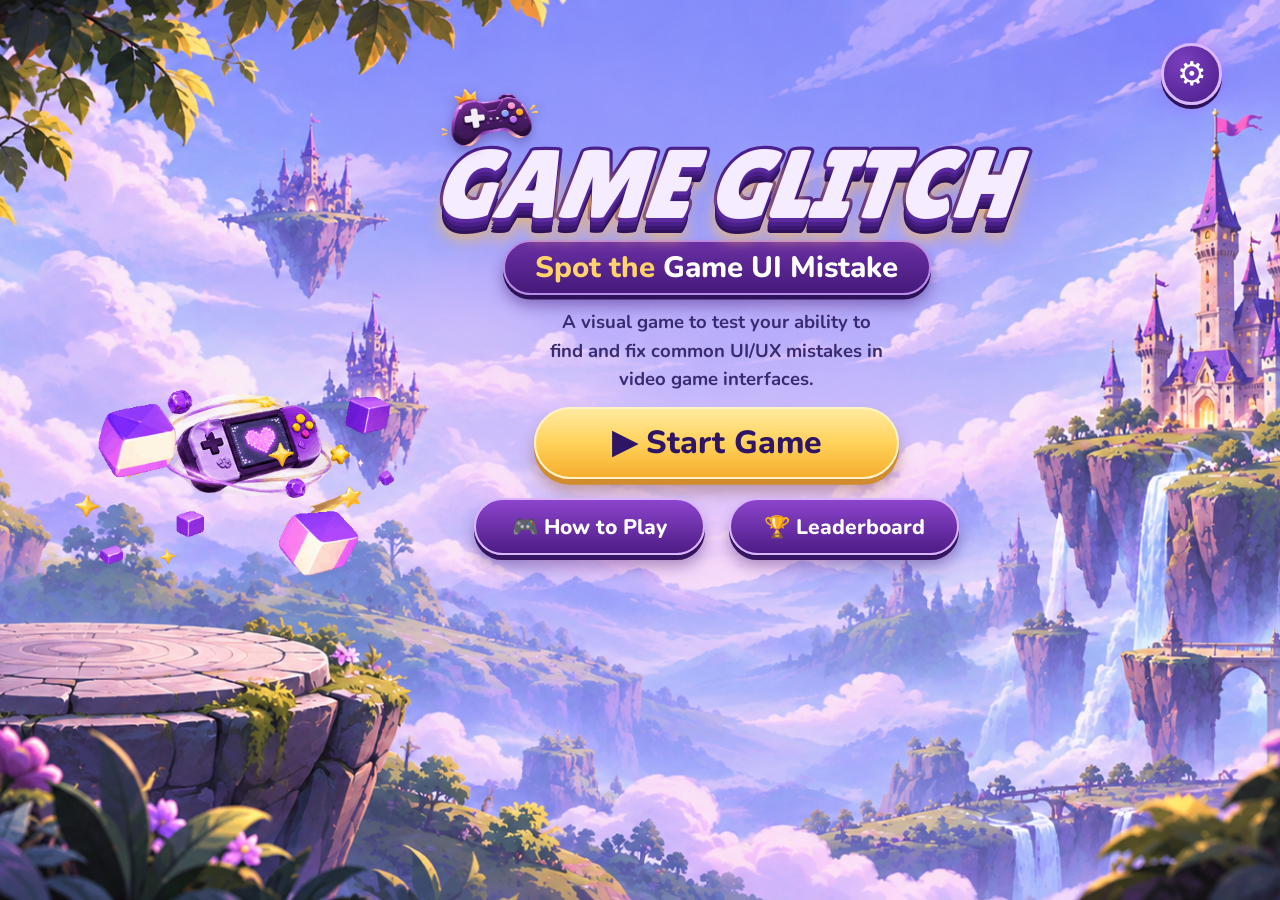
<file: index.html>
<!DOCTYPE html>
<html lang="en">
<head>
<meta charset="UTF-8">
<meta name="viewport" content="width=device-width, initial-scale=1.0">
<link rel="stylesheet" href="style.css">
<title>Game Glitch</title>
</head>
<body>
<section class="home" id="home">
<button class="settings" id="settingsBtn">⚙</button>
<div class="left-images">
<img src="img/rings.gif" class="rings" alt="">
<img src="img/cubes.gif" class="cubes" alt="">
<img src="img/console.gif" class="console" alt="Game Console">
</div>
<div class="content">
<img src="img/small-controller.gif" class="small-controller" alt="Game Controller">
<h1>GAME GLITCH</h1>
<h2><span>Spot the</span> Game UI Mistake</h2>
<p>A visual game to test your ability to<br>
find and fix common UI/UX mistakes in<br>
video game interfaces.</p>
<button class="start-btn" id="startBtn">▶ Start Game</button>
<div class="bottom-buttons">
<button id="howBtn">🎮 How to Play</button>
<button id="leaderBtn">🏆 Leaderboard</button>
</div>
</div>
</section>
<div class="modal" id="nameModal">
<div class="modal-box">
<h3>Enter Your Name</h3>
<form onsubmit="return saveAndGo()">
<input type="text" id="playerName" placeholder="Your name..." maxlength="15">
<p class="error" id="nameError"></p>
<div class="modal-actions">
<button type="submit" id="confirmBtn">Let's Go!</button>
<button type="button" id="cancelBtn">Cancel</button>
</div>
</form>
</div>
</div>
<script>
let startBtn = document.getElementById("startBtn");
let howBtn = document.getElementById("howBtn");
let leaderBtn = document.getElementById("leaderBtn");
let settingsBtn = document.getElementById("settingsBtn");
let nameModal = document.getElementById("nameModal");
let playerName = document.getElementById("playerName");
let nameError = document.getElementById("nameError");
let cancelBtn = document.getElementById("cancelBtn");
let name;
startBtn.onclick = function(){
playerName.value = localStorage.getItem("playerName") || "";
nameError.textContent = "";
nameModal.classList.add("show");
playerName.focus();
};
function save(){
name = playerName.value.trim();
localStorage.setItem("playerName", name);
}
function goToPage(){
window.location = "levels.html";
}
function saveAndGo(){
if (playerName.value.trim() === "") {
nameError.textContent = "Please enter your name!";
return false;
}
save();
goToPage();
return false;
}
cancelBtn.onclick = function(){
nameModal.classList.remove("show");
};
howBtn.onclick = function(){
window.location.href = "howtoplay.html";
};
leaderBtn.onclick = function(){
alert("Leaderboard will be available soon!");
};
settingsBtn.onclick = function(){
alert("Game Glitch Settings");
};
</script>
</body>
</html>
</file>
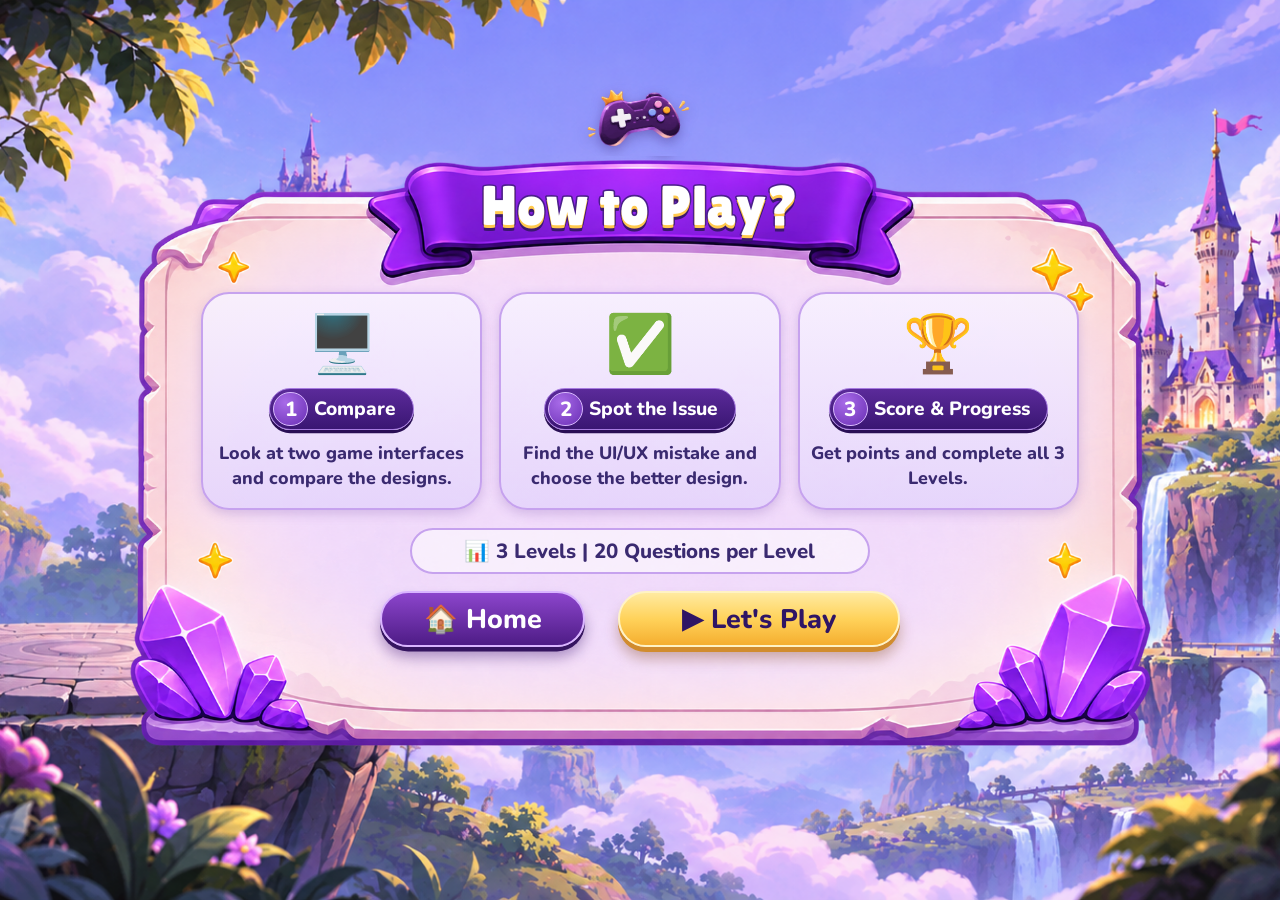
<file: how to play.html>
<!DOCTYPE html>
<html lang="en">
<head>
<meta charset="UTF-8">
<meta name="viewport" content="width=device-width, initial-scale=1.0">
<link rel="stylesheet" href="style.css">
<title>How to Play - Game Glitch</title>
</head>
<body>
<section class="instructions" id="instructions">
<div class="instructions-box">
<img src="img/small-controller.gif" class="how-controller" alt="Game Controller">
<h1 class="how-title">How to Play?</h1>
<div class="how-content">
<div class="steps">
<div class="step">
<div class="step-icon">🖥️</div>
<div class="step-pill"><span class="step-num">1</span>Compare</div>
<p>Look at two game interfaces and compare the designs.</p>
</div>
<div class="step">
<div class="step-icon">✅</div>
<div class="step-pill"><span class="step-num">2</span>Spot the Issue</div>
<p>Find the UI/UX mistake and choose the better design.</p>
</div>
<div class="step">
<div class="step-icon">🏆</div>
<div class="step-pill"><span class="step-num">3</span>Score &amp; Progress</div>
<p>Get points and complete all 3 Levels.</p>
</div>
</div>
<div class="levels-pill">📊 3 Levels | 20 Questions per Level</div>
<div class="how-buttons">
<button id="backBtn">🏠 Home</button>
<button id="playBtn">▶ Let's Play</button>
</div>
</div>
</div>
</section>
<script> let backBtn = document.getElementById("backBtn");
let playBtn = document.getElementById("playBtn");
 backBtn.onclick = function(){
window.location.href = "index.html";
};
playBtn.onclick = function(){
window.location.href = "levels.html";
};
</script>
</body>
</html>
</file>
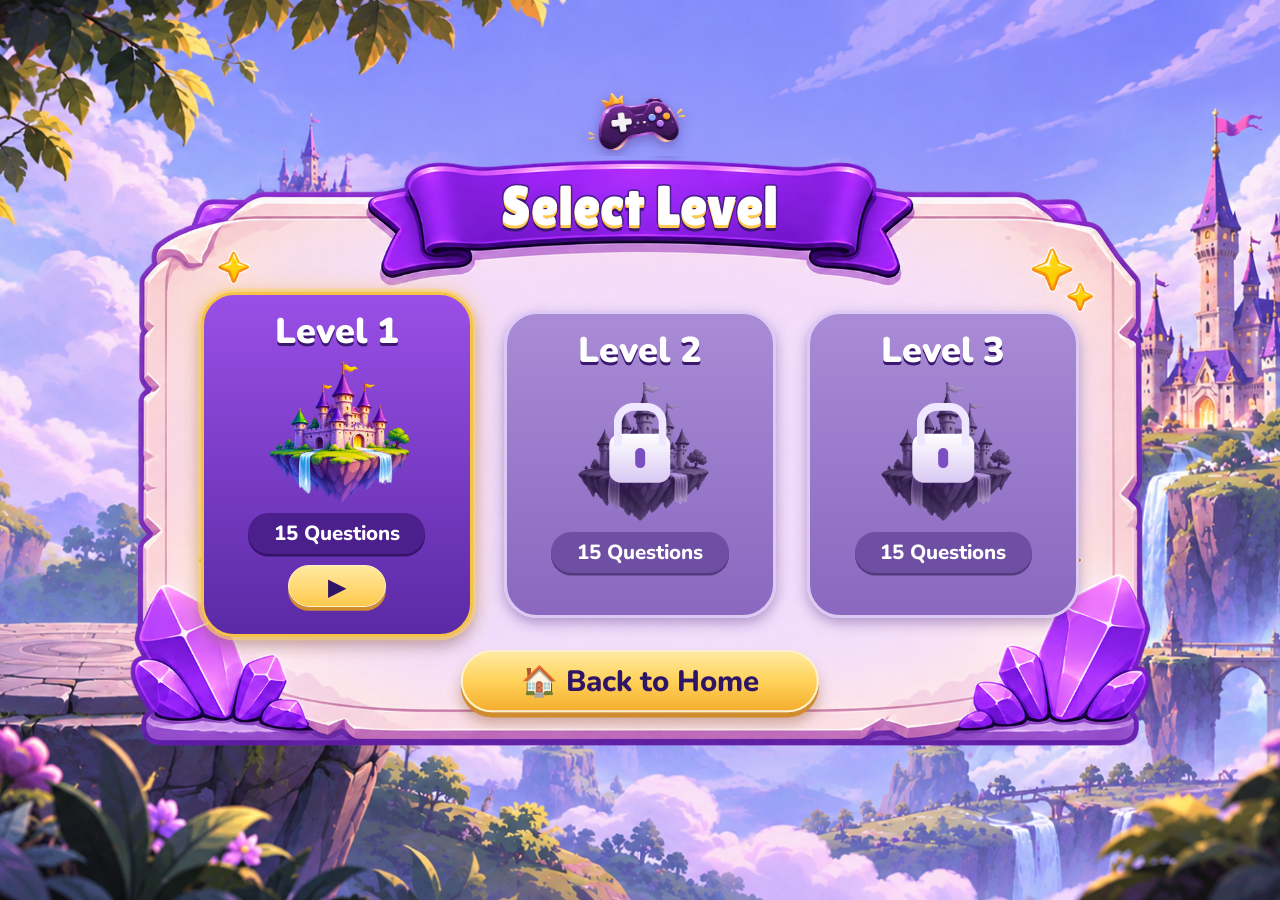
<file: levels.html>
<!DOCTYPE html>
<html lang="en">
<head>
<meta charset="UTF-8">
<meta name="viewport" content="width=device-width, initial-scale=1.0">
<link rel="stylesheet" href="style.css">
<title>Select Level - Game Glitch</title>
</head>
<body>
<section class="instructions" id="levels">
<div class="instructions-box">
<img src="img/small-controller.gif" class="how-controller" alt="Game Controller">
<h1 class="how-title">Select Level</h1>
<div class="levels-content">
<div class="level-card active" id="level1Card">
<h2>Level 1</h2>
<div class="level-img">
<img src="img/castle-color.png" alt="Level 1">
</div>
<div class="q-pill">15 Questions</div>
<button class="play-btn" id="level1Btn">▶</button>
</div>
<div class="level-card locked" id="level2Card">
<h2>Level 2</h2>
<div class="level-img">
<img src="img/castle-locked.png" id="level2Image" alt="Level 2">
<div class="lock" id="level2Lock"></div>
</div>
<div class="q-pill">15 Questions</div>
<button class="play-btn" id="level2Btn" style="display:none">▶</button>
</div>
<div class="level-card locked" id="level3Card">
<h2>Level 3</h2>
<div class="level-img">
<img src="img/castle-locked.png" id="level3Image" alt="Level 3">
<div class="lock" id="level3Lock"></div>
</div>
<div class="q-pill">15 Questions</div>
<button class="play-btn" id="level3Btn" style="display:none">▶</button>
</div>
</div>
<button class="levels-back" id="levelsBackBtn">🏠 Back to Home</button>
</div>
</section>
<script>
let level1Btn=document.getElementById("level1Btn");
let level2Btn=document.getElementById("level2Btn");
let level3Btn=document.getElementById("level3Btn");
let levelsBackBtn=document.getElementById("levelsBackBtn");
let unlockedLevel=Number(localStorage.getItem("unlockedLevel"))||1;
if(unlockedLevel>=2){
document.getElementById("level2Card").classList.remove("locked");
document.getElementById("level2Card").classList.add("active");
document.getElementById("level2Image").src="img/castle-color.png";
document.getElementById("level2Lock").style.display="none";
level2Btn.style.display="block";
}
if(unlockedLevel>=3){
document.getElementById("level3Card").classList.remove("locked");
document.getElementById("level3Card").classList.add("active");
document.getElementById("level3Image").src="img/castle-color.png";
document.getElementById("level3Lock").style.display="none";
level3Btn.style.display="block";
}
level1Btn.addEventListener("click",function(){
window.location.href="question1.html";
});
level2Btn.addEventListener("click",function(){
window.location.href="question2.html";
});
level3Btn.addEventListener("click",function(){
window.location.href="question3.html";
});
levelsBackBtn.addEventListener("click",function(){
window.location.href="index.html";
});
</script>
</body>
</html>
</file>
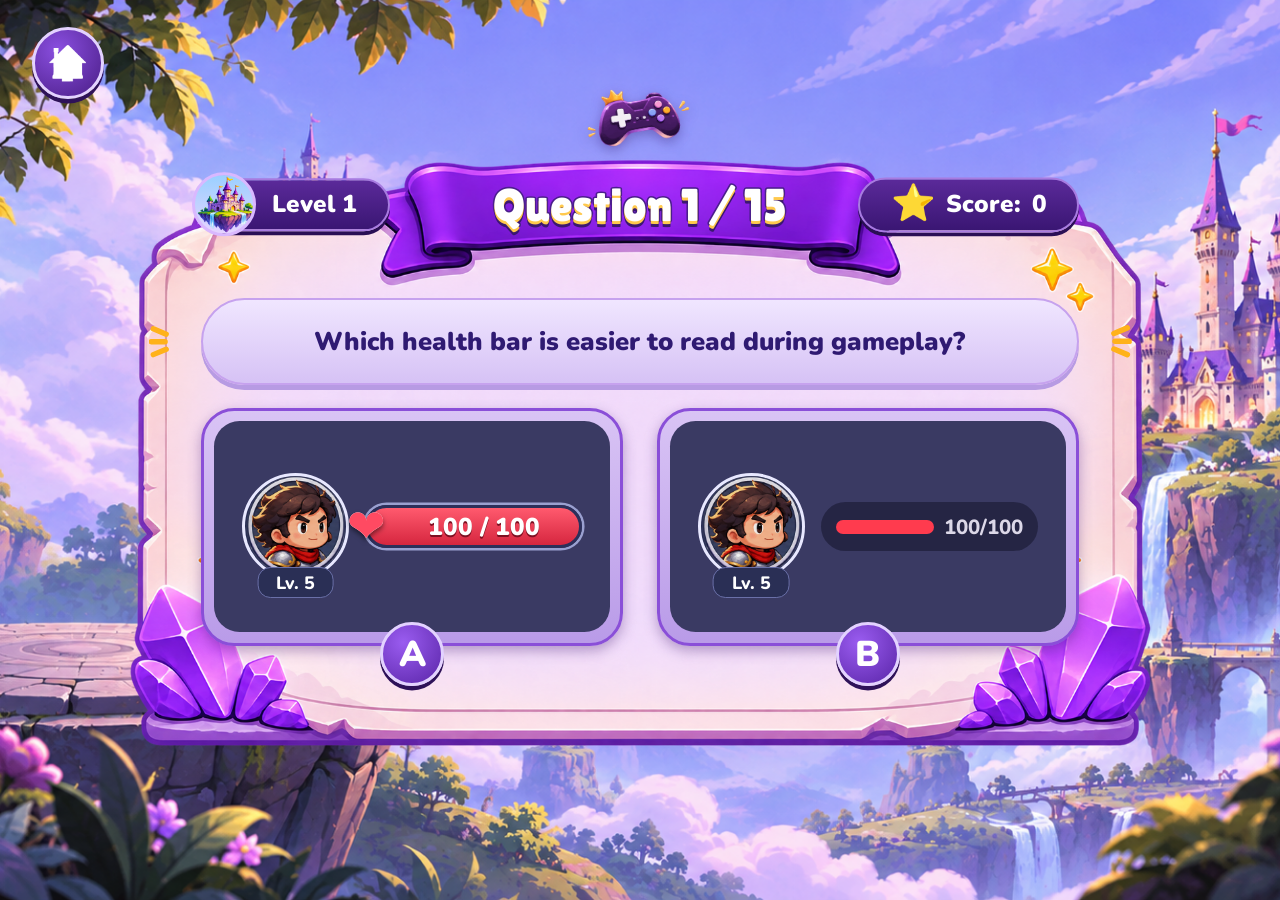
<file: question1.html>
<!DOCTYPE html>
<html lang="en">
<head>
<meta charset="UTF-8">
<meta name="viewport" content="width=device-width, initial-scale=1.0">
<link rel="stylesheet" href="style.css">
<title>Question - Game Glitch</title>
</head>
<body>
<section class="instructions" id="game">
<button class="game-home" id="gameHomeBtn" onclick="goHome()"><span>🏠</span></button>
<div class="instructions-box" id="gameBox">
<img src="img/small-controller.gif" class="how-controller" alt="Game Controller">
<h1 class="how-title q-title">Question <span id="qNum">1</span> / <span id="qTotal">15</span></h1>
<div class="top-pill level-pill"><img src="img/castle-color.png" class="pill-img" alt="">Level 1</div>
<div class="top-pill score-pill"><span class="pill-icon">⭐</span>Score: <span id="score">0</span></div>
<div class="game-content">
<div class="question-bar" id="questionText"></div>
<div class="options" id="imageOptions">
<div class="option" onclick="chooseAnswer('A')">
<div class="shot" id="shotA"></div>
<div class="ab">A</div>
</div>
<div class="option" onclick="chooseAnswer('B')">
<div class="shot" id="shotB"></div>
<div class="ab">B</div>
</div>
</div>
<div class="mistake-wrap" id="mistakeOptions">
<div class="game-screen" id="gameScreen"></div>
<div class="text-options">
<div class="text-opt" onclick="chooseAnswer('A')">
<div class="t-badge">A</div>
<p id="optA"></p>
</div>
<div class="text-opt" onclick="chooseAnswer('B')">
<div class="t-badge">B</div>
<p id="optB"></p>
</div>
</div>
</div>
</div>
</div>
<div class="result-overlay" id="resultOverlay">
<div class="result-box" id="correctBox">
<div class="res-badge">✅</div>
<h2>Correct Answer!</h2>
<div class="points" id="pointsText">+10 Points</div>
<p class="msg">Great job! You spotted the better design. 🎉</p>
<div class="res-buttons">
<button class="res-btn next-btn" onclick="nextQuestion()">Next Question →</button>
</div>
</div>
<div class="result-box wide" id="wrongBox">
<div class="res-badge">❌</div>
<h2>Wrong Answer</h2>
<p class="msg">That's not the best choice this time.</p>
<p class="explain" id="explanationText"></p>
<div class="res-buttons">
<button class="res-btn try-btn" onclick="tryAgain()">🔄 Try Again</button>
<button class="res-btn next-btn" onclick="nextQuestion()">Next Question →</button>
</div>
</div>
</div>
<div class="final-screen" id="finalScreen">
<div class="final-box">
<img src="img/trophy.png" class="final-trophy" alt="">
<h2 class="final-title">Game Complete!</h2>
<div class="final-stats">
<div class="stat"><span class="stat-icon">🎯</span><div><small>Correct</small><b id="fCorrect">0</b></div></div>
<div class="stat"><span class="stat-icon">❌</span><div><small>Incorrect</small><b id="fWrong">0</b></div></div>
<div class="stat"><span class="stat-icon">⭐</span><div><small>Final Score</small><b id="fScore">0</b></div></div>
<div class="stat"><div class="ring" id="fRing"><span id="fPercent">0%</span></div></div>
</div>
<div class="final-msg">
<h3 id="fTitle"></h3>
<p id="fText"></p>
</div>
<button class="res-btn next-btn final-btn" onclick="nextLevel()">Next Level →</button>
</div>
</div>
</section>
<script>
let questions = [
{
type: "images",
text: "Which health bar is easier to read during gameplay?",
shotClass: "shot",
a: `
<div class="hud">
<div class="hero"><img src="img/hero.png" alt=""><span class="lv">Lv. 5</span></div>
<div class="hp-good"><span>❤</span><b>100 / 100</b></div>
</div>`,
b: `
<div class="hud">
<div class="hero"><img src="img/hero.png" alt=""><span class="lv">Lv. 5</span></div>
<div class="hp-bad"><i></i><b>100/100</b></div>
</div>`,
correct: "A",
explanation: "Option A has a bigger bar, a clear heart icon and high-contrast text, so players can read their health at a glance."
},
{
type: "images",
text: "Which button design is more visible and easier to click?",
shotClass: "shot purple",
a: `
<div class="btn-col">
<div class="dbtn">Play</div>
<div class="dbtn">Settings</div>
<div class="dbtn">Quit</div>
</div>`,
b: `
<div class="btn-col">
<div class="ybtn"><span>▶</span>Play</div>
<div class="ybtn"><span>⚙</span>Settings</div>
<div class="ybtn"><span>⏻</span>Quit</div>
</div>`,
correct: "B",
explanation: "Option B uses bright, high-contrast buttons with clear icons, so players can see them and click them easily."
},
{
type: "images",
text: "Which icon is more clear and easier to understand?",
shotClass: "shot light",
a: `<img src="img/home-dull.png" class="icon-img" alt="">`,
b: `<img src="img/home-clear.png" class="icon-img" alt="">`,
correct: "B",
explanation: "Option B is a simple, high-contrast home icon. Option A is dull and the plus sign makes it look like a hospital."
},
{
type: "images",
text: "Which button is more suitable for starting the game?",
shotClass: "shot purple",
a: `<div class="dbtn start-wide"><span>▶</span>Start</div>`,
b: `<div class="ybtn start-wide"><span>▶</span>Start Game</div>`,
correct: "B",
explanation: "Option B is bright and clearly labeled 'Start Game'. Option A looks gray, like a disabled button."
},
{
type: "images",
text: "Which icon is more suitable for a Pause menu?",
shotClass: "shot purple",
a: `<div class="icon-btn"><i class="bar"></i><i class="bar"></i></div>`,
b: `<div class="icon-btn"><span class="tri"></span></div>`,
correct: "A",
explanation: "The two vertical bars are the universal Pause symbol. The triangle means Play, so it would confuse players."
},
{
type: "images",
text: "Which icon is more suitable for Settings?",
shotClass: "shot purple",
a: `<div class="big-icon">⚙</div>`,
b: `<div class="big-icon">🔧</div>`,
correct: "A",
explanation: "The gear is the standard Settings icon. The wrench looks like a repair or tools menu."
},
{
type: "mistake",
text: "What's the UI mistake in this game screen?",
screen: `
<div class="gs-hud">
<div class="gs-hero">
<img src="img/hero.png" alt="">
<div class="gs-info">
<b>Lv. 5</b>
<div class="gs-xp"><i></i><span>XP: 120 / 500</span></div>
</div>
</div>
<div class="gs-money">
<div class="gs-chip">🪙 250</div>
<div class="gs-chip">💎 10</div>
</div>
</div>
<img src="img/knight.png" class="gs-knight" alt="">
<img src="img/sign.png" class="gs-sign" alt="">`,
optionA: "The “Next” button points in the wrong direction",
optionB: "The level number is missing",
correct: "A",
explanation: "A “Next” sign should point forward (to the right). An arrow pointing left suggests going back, which confuses players."
},
{
type: "images",
text: "Which background is more suitable for the Home screen?",
shotClass: "shot photo",
a: `<img src="img/home-bg-good.png" class="fill-img" alt="">`,
b: `<img src="img/cave.png" class="fill-img" alt="">`,
correct: "A",
explanation: "Option A is bright and welcoming, with a clear castle in the distance. Option B is dark and gloomy, which is not a good first impression for a Home screen."
},
{
type: "images",
text: "Which HUD (in-game interface) is clearer and easier to read?",
shotClass: "shot photo",
a: `
<div class="hud-scene">
<img src="img/home-bg-good.png" class="hs-bg" alt="">
<img src="img/warrior.png" class="hs-char" alt="">
<img src="img/hero.png" class="hs-hero" alt="">
<div class="hs-bars"><b>Lv. 5</b><i></i><i class="b"></i><i class="y"></i></div>
<div class="hs-mini"></div>
<div class="hs-potions"><i></i><i></i><i></i><i></i></div>
<img src="img/skills.png" class="hs-skills" alt="">
</div>`,
b: `
<div class="hud-scene">
<img src="img/home-bg-good.png" class="hs-bg" alt="">
<img src="img/warrior.png" class="hs-char" alt="">
<img src="img/hero.png" class="hs-hero" alt="">
<div class="hs-bars"><b>Lv. 5</b><i></i></div>
<div class="hs-money"><span class="gs-chip">🪙 250</span><span class="gs-chip">💎 10</span></div>
<div class="hs-stick"><i></i></div>
<div class="hs-attack">⚔</div>
</div>`,
correct: "B",
explanation: "Option B shows only the essential information with plenty of space around the character. Option A is overcrowded with too many icons and bars, so players cannot focus."
},
{
type: "images",
text: "Which button is more common for starting the game?",
shotClass: "shot purple",
a: `<div class="play-green"><i></i></div>`,
b: `<div class="x-btn">✕</div>`,
correct: "A",
explanation: "A green Play button is the common symbol for starting. The red X usually means close or cancel, so it would confuse players."
},
{
type: "images",
text: "Which icon is more suitable for representing the inventory?",
shotClass: "shot purple",
a: `<img src="img/backpack.png" class="icon-img" alt="">`,
b: `<img src="img/chest.png" class="icon-img" alt="">`,
correct: "A",
explanation: "A backpack is the familiar symbol for the items you carry. A treasure chest suggests rewards or loot, not your inventory."
},
{
type: "images",
text: "Which item is used to save your progress in the game?",
shotClass: "shot purple",
a: `<div class="big-icon">💾</div>`,
b: `<div class="big-icon">⚙</div>`,
correct: "A",
explanation: "The floppy disk is the classic Save icon. The gear means Settings."
},
{
type: "images",
text: "Which game objective is clearer and easier to follow?",
shotClass: "shot photo",
a: `
<div class="hud-scene">
<img src="img/wall.png" class="hs-bg" alt="">
<div class="obj-good">
<div class="obj-tag">Objective</div>
<div class="obj-body"><span class="obj-icon">📜</span><p>Find the <em>Key</em><br>and open the <em>Gate</em>.</p></div>
</div>
</div>`,
b: `
<div class="hud-scene">
<img src="img/wall.png" class="hs-bg" alt="">
<div class="obj-bad"><span>📜</span><div><b>Objective</b><i>???</i></div></div>
</div>`,
correct: "A",
explanation: "Option A tells the player exactly what to do with a clear title and a short instruction. Option B only shows question marks, so the player has no idea what the goal is."
},
{
type: "images",
text: "Which game interface has a clearer Action button?",
shotClass: "shot purple",
a: `
<div class="act-scene">
<img src="img/open-chest.png" class="act-chest" alt="">
<div class="act-col">
<div class="act-collect"><i></i>Collect</div>
<div class="act-cancel">Cancel</div>
</div>
</div>`,
b: `
<div class="act-scene">
<img src="img/open-chest.png" class="act-chest" alt="">
<div class="act-icons">
<div class="act-ic top">✕</div>
<div class="act-row"><div class="act-ic">⬇</div><div class="act-ic">»</div></div>
</div>
</div>`,
correct: "A",
explanation: "Option A uses a big green button with a clear 'Collect' label and a smaller Cancel button. Option B shows unlabeled gray icons, so players cannot tell what each one does."
},
{
type: "images",
text: "Which design gives clear feedback after collecting the item?",
shotClass: "shot night",
a: `
<div class="fb-scene">
<div class="fb-rays"></div>
<img src="img/coin.png" class="fb-coin" alt="">
<div class="fb-ribbon">Item Collected!</div>
<div class="fb-plus"><img src="img/coin.png" alt="">+10 Coins</div>
</div>`,
b: `
<div class="fb-scene">
<div class="fb-rays dim"></div>
<img src="img/coin.png" class="fb-coin" alt="">
</div>`,
correct: "A",
explanation: "Option A confirms the action with a clear message and shows the reward. Option B shows only a coin, so the player does not know if anything happened."
}
];

let score = 0;
let correctCount = 0;
let wrongCount = 0;
let current = 0;
let answered = false;
let missed = false;

document.getElementById("qTotal").innerHTML = questions.length;

function loadQuestion(){
let q = questions[current];
document.getElementById("qNum").innerHTML = current + 1;
document.getElementById("questionText").innerHTML = q.text;
missed = false;
if(q.type == "mistake"){
document.getElementById("imageOptions").style.display = "none";
document.getElementById("mistakeOptions").style.display = "block";
document.getElementById("gameScreen").innerHTML = q.screen;
document.getElementById("optA").innerHTML = q.optionA;
document.getElementById("optB").innerHTML = q.optionB;
}else{
document.getElementById("mistakeOptions").style.display = "none";
document.getElementById("imageOptions").style.display = "flex";
document.getElementById("shotA").className = q.shotClass;
document.getElementById("shotB").className = q.shotClass;
document.getElementById("shotA").innerHTML = q.a;
document.getElementById("shotB").innerHTML = q.b;
}
}

function closeResult(){
document.getElementById("resultOverlay").style.display = "none";
document.getElementById("correctBox").style.display = "none";
document.getElementById("wrongBox").style.display = "none";
}

function chooseAnswer(choice){
if(answered == true){
return;
}
answered = true;
let q = questions[current];
document.getElementById("resultOverlay").style.display = "flex";
if(choice == q.correct){
if(missed == false){
score = score + 10;
correctCount = correctCount + 1;
document.getElementById("pointsText").innerHTML = "+10 Points";
}else{
document.getElementById("pointsText").innerHTML = "+0 Points";
}
document.getElementById("score").innerHTML = score;
document.getElementById("correctBox").style.display = "block";
}else{
if(missed == false){
missed = true;
wrongCount = wrongCount + 1;
}
document.getElementById("explanationText").innerHTML = q.explanation;
document.getElementById("wrongBox").style.display = "block";
}
}

function tryAgain(){
closeResult();
answered = false;
}

function saveScore(){
let name = localStorage.getItem("playerName") || "Player";
let scores = JSON.parse(localStorage.getItem("scores")) || [];
scores.push({ name: name, score: score, correct: correctCount, total: questions.length, level: 1 });
scores.sort(function(a, b){ return b.score - a.score; });
localStorage.setItem("scores", JSON.stringify(scores.slice(0, 10)));
}

function showFinal(){
let total = questions.length;
let percent = Math.round((correctCount / total) * 100);
document.getElementById("fCorrect").innerHTML = correctCount;
document.getElementById("fWrong").innerHTML = total - correctCount;
document.getElementById("fScore").innerHTML = score + " / " + (total * 10);
document.getElementById("fPercent").innerHTML = percent + "%";
document.getElementById("fRing").style.background = "conic-gradient(#7a3fc0 " + percent + "%, #e4d4fc 0)";
if(percent >= 80){
document.getElementById("fTitle").innerHTML = "👑 Great Job! 👑";
document.getElementById("fText").innerHTML = "You completed the level with a strong performance! Your UX/UI skills are really improving!";
}else if(percent >= 50){
document.getElementById("fTitle").innerHTML = "Good Work!";
document.getElementById("fText").innerHTML = "You spotted many of the mistakes. Keep practicing to get even better!";
}else{
document.getElementById("fTitle").innerHTML = "Keep Trying!";
document.getElementById("fText").innerHTML = "UI mistakes can be tricky. Read the explanations and try the next level!";
}
document.getElementById("gameBox").style.display = "none";
document.getElementById("finalScreen").style.display = "flex";
}
function nextQuestion(){
closeResult();
answered = false;
current = current + 1;
if(current >= questions.length){
saveScore();
showFinal();
}else{
loadQuestion();
}
}
function nextLevel(){
localStorage.setItem("unlockedLevel", "2");
window.location.href = "levels.html";
}
function goHome(){
window.location.href = "index.html";
}
loadQuestion();
</script>
</body>
</html>
</file>
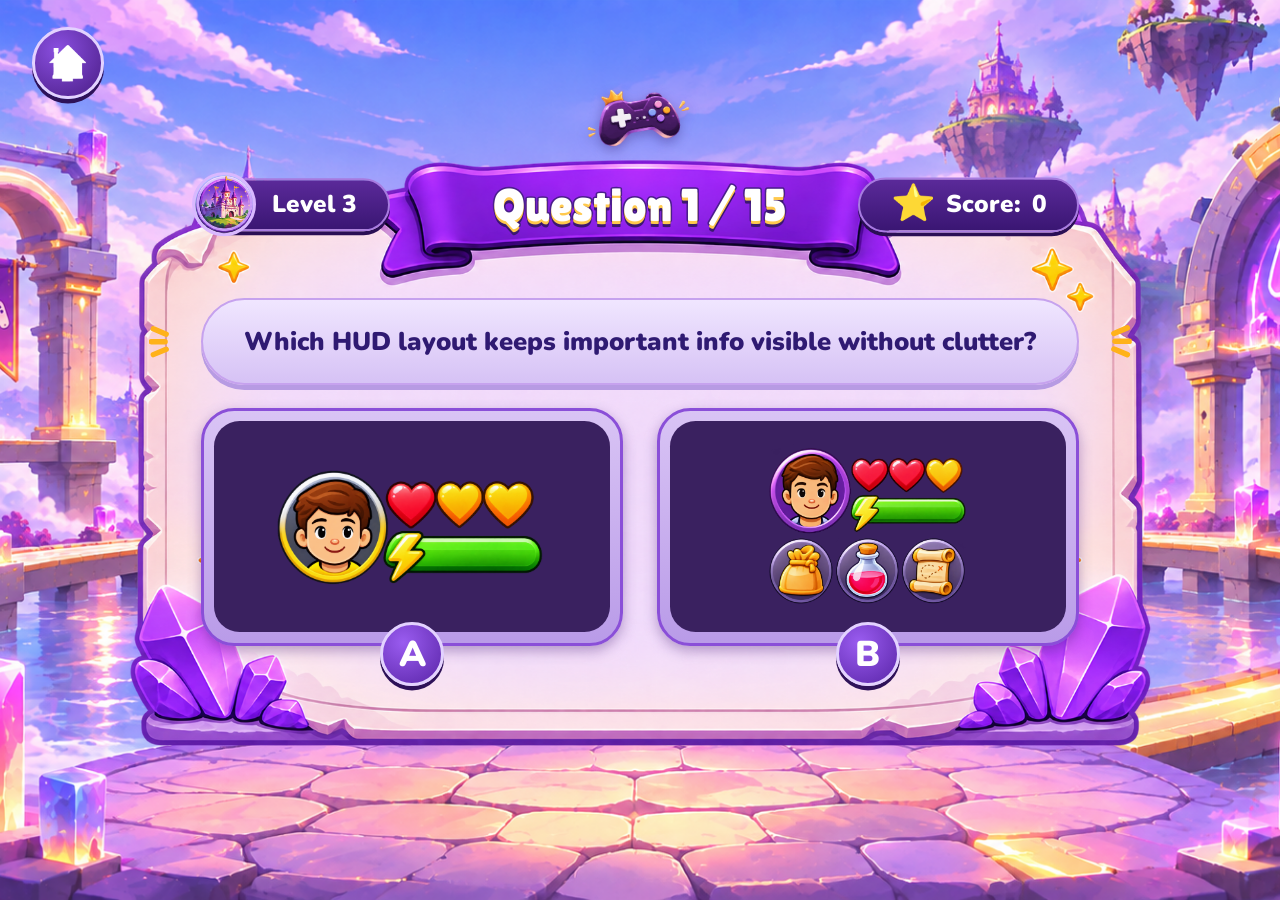
<file: question3.html>
<!DOCTYPE html>
<html lang="en">
<head>
<meta charset="UTF-8">
<meta name="viewport" content="width=device-width, initial-scale=1.0">
<link rel="stylesheet" href="style.css">
<title>Question - Game Glitch (Level 3)</title>
</head>
<body>
<section class="instructions level3-bg" id="game">
<button class="game-home" id="gameHomeBtn" onclick="goHome()"><span>🏠</span></button>
<div class="instructions-box" id="gameBox">
<img src="img/small-controller.gif" class="how-controller" alt="Game Controller">
<h1 class="how-title q-title">Question <span id="qNum">1</span> / <span id="qTotal">15</span></h1>
<div class="top-pill level-pill"><img src="img/level-icon.png" class="pill-img" alt="">Level 3</div>
<div class="top-pill score-pill"><span class="pill-icon">⭐</span>Score: <span id="score">0</span></div>
<div class="game-content">
<div class="question-bar" id="questionText"></div>
<div class="options" id="imageOptions">
<div class="option" onclick="chooseAnswer('A')">
<div class="shot" id="shotA"></div>
<div class="ab">A</div>
</div>
<div class="option" onclick="chooseAnswer('B')">
<div class="shot" id="shotB"></div>
<div class="ab">B</div>
</div>
</div>
<div class="mistake-wrap" id="mistakeOptions">
<div class="game-screen" id="gameScreen"></div>
<div class="text-options">
<div class="text-opt" onclick="chooseAnswer('A')">
<div class="t-badge">A</div>
<p id="optA"></p>
</div>
<div class="text-opt" onclick="chooseAnswer('B')">
<div class="t-badge">B</div>
<p id="optB"></p>
</div>
</div>
</div>
</div>
</div>
<div class="result-overlay" id="resultOverlay">
<div class="result-box" id="correctBox">
<div class="res-badge">✅</div>
<h2>Correct Answer!</h2>
<div class="points" id="pointsText">+10 Points</div>
<p class="msg">Great job! You spotted the better design. 🎉</p>
<div class="res-buttons">
<button class="res-btn next-btn" onclick="nextQuestion()">Next Question →</button>
</div>
</div>
<div class="result-box wide" id="wrongBox">
<div class="res-badge">❌</div>
<h2>Wrong Answer</h2>
<p class="msg">That's not the best choice this time.</p>
<p class="explain" id="explanationText"></p>
<div class="res-buttons">
<button class="res-btn try-btn" onclick="tryAgain()">🔄 Try Again</button>
<button class="res-btn next-btn" onclick="nextQuestion()">Next Question →</button>
</div>
</div>
</div>
<div class="final-screen" id="finalScreen">
<div class="final-box">
<img src="img/trophy.png" class="final-trophy" alt="">
<h2 class="final-title">Game Complete!</h2>
<div class="final-stats">
<div class="stat"><span class="stat-icon">🎯</span><div><small>Correct</small><b id="fCorrect">0</b></div></div>
<div class="stat"><span class="stat-icon">❌</span><div><small>Incorrect</small><b id="fWrong">0</b></div></div>
<div class="stat"><span class="stat-icon">⭐</span><div><small>Final Score</small><b id="fScore">0</b></div></div>
<div class="stat"><div class="ring" id="fRing"><span id="fPercent">0%</span></div></div>
</div>
<div class="final-msg">
<h3 id="fTitle"></h3>
<p id="fText"></p>
</div>
<button class="res-btn next-btn final-btn" onclick="restartGame()">🔄 Restart Game</button>
</div>
</div>
</section>
<script>
const img = (n, h) => '<img src="img/' + n + '.png" style="height:calc(var(--u)*' + h + ');width:auto" alt="">';
const btn = (t, c) => '<div class="l2-btn ' + (c || '') + '">' + t + '</div>';
const star = (on, s) => '<i class="l3-star' + (on ? '' : ' off') + '" style="--s:' + (s || 1.4) + '"></i>';
const stars = (n, s) => star(n > 0, s) + star(n > 1, s) + star(n > 2, s);
const dot = (c, t) => '<span class="l3-dot ' + c + '">' + (t || '') + '</span>';
const row = (ic, t, end, cls) => '<div class="l3-r ' + (cls || '') + '">' + ic + '<span class="t">' + t + '</span>' + (end || '') + '</div>';
const list = x => '<div class="l3-list">' + x + '</div>';
const col = x => '<div class="l2-col">' + x + '</div>';
const rw = x => '<div class="l2-row">' + x + '</div>';
const mini = w => '<span class="l3-mini"><i style="width:' + w + '"></i></span>';
const tg = on => '<span class="l3-tg' + (on ? '' : ' off') + '"><i></i></span>';
const chk = () => '<i class="l3-check"></i>';
const rew = (ic, l) => '<div class="l2-rew">' + ic + '<small>' + l + '</small></div>';
const tabs = (arr) => '<div class="l3-tabs">' + arr.map((t, i) => '<span class="l3-tab' + (i == 0 ? ' on' : '') + '">' + t + '</span>').join('') + '</div>';
const SW = "Glossy Purple Sword Badge", PT = "Glossy Pink Potion Bottle", CN = "coin", CH = "chest", SK = "skills";

/* good = the correct design, bad = the weaker one, side = where the correct one appears (A or B) */
function Q(text, good, bad, side, expl){
return {
type: "images",
text: text,
shotClass: "shot purple",
a: side == "A" ? good : bad,
b: side == "A" ? bad : good,
correct: side,
explanation: expl.split("{G}").join(side).split("{W}").join(side == "A" ? "B" : "A")
};
}

let questions = [
Q("Which HUD layout keeps important info visible without clutter?",
img("Cartoon Adventure HUD Icon Set", 13),
img("Cartoon Avatar, Hearts, and Energy Bar", 13),
"B",
"Option {G} groups health, energy and quick-use items into one tidy panel, so players see what matters at a glance. Option {W} shows health only, so players can't see their items."),

Q("Which Skill Tree design is easier to plan and understand?",
img("Glowing Sword Skill Tree Icon", 13),
img("Glossy Purple Skill Tree Icon", 13),
"A",
"Option {G} shows clear skill paths and what each node unlocks, so players can plan ahead. Option {W} shows only locks, so players can't tell what each skill does."),

Q("Which Map UI helps the player navigate and find objectives faster?",
rw(img("Colorful Fantasy Village Mini-Map", 12) + '<div class="l3-box"><div class="l3-legend"><b>LEGEND</b><div class="l3-lg">' + dot('y', '!') + 'Quest</div><div class="l3-lg">' + dot('p', '$') + 'Shop</div><div class="l3-lg">' + dot('b', 'T') + 'Teleport</div></div></div>'),
img("Colorful Fantasy Village Mini-Map", 13),
"A",
"Option {G} adds a legend that explains each map symbol, so players find quests, shops and teleports faster. Option {W} shows a map with no explanation."),

Q("Which Quest Tracking UI gives clearer progress and priority?",
list(
row(dot('r', '!'), 'Defeat Boss', mini('0%') + '<em>0 / 1</em>', 'hot') +
row(dot('y', '!'), 'Collect Herbs', mini('50%') + '<em>5 / 10</em>') +
row(dot('g'), 'Explore Cave', chk())
),
list(
row('<span class="l3-ring"></span>', 'Collect Herbs') +
row('<span class="l3-ring"></span>', 'Defeat Boss') +
row('<span class="l3-ring"></span>', 'Explore Cave')
),
"B",
"Option {G} shows progress and highlights the urgent quest, so players know what to do first. Option {W} is a plain list with no progress or priority."),

Q("Which Crafting UI is more efficient for the player?",
list(
row(img(SW, 2.4), 'Sword', '', 'hot') +
row(img("backpack", 2.4), 'Backpack') +
row(img(PT, 2.4), 'Potion')
),
col(img(SW, 5) + rw('<div class="l3-cell">' + img(CN, 2.2) + '</div><div class="l3-cell">' + img(PT, 2.2) + '</div><div class="l3-cell">' + img(SK, 2.2) + '</div>') + btn('Craft', 'y small')),
"B",
"Option {G} lists every craftable item and highlights the selected one, so players can compare and choose quickly. Option {W} shows one item at a time and makes players guess what is needed."),

Q("Which Settings UI provides better accessibility and control?",
col(tabs(['Audio', 'Video', 'Controls']) + list(row('', 'Music', tg(1)) + row('', 'SFX', tg(1)) + row('', 'Voice', tg(0)))),
list(
'<div class="l3-r"><span class="l3-ring"></span><div class="l2-xp thin gold"><i style="width:80%"></i></div></div>' +
'<div class="l3-r"><span class="l3-ring"></span><div class="l2-xp thin gold"><i style="width:55%"></i></div></div>' +
'<div class="l3-r"><span class="l3-ring"></span><div class="l2-xp thin gold"><i style="width:70%"></i></div></div>'
),
"A",
"Option {G} groups settings into tabs with clear labels and on/off switches. Option {W} uses unlabeled sliders, so players can't tell what each one controls."),

Q("Which Onboarding flow gives a better first-time experience?",
col(img("Cartoon RPG Game HUD Panel", 7.5) + '<div class="l2-txt">Move and Attack</div><div class="l3-steps"><i class="on">1</i><i>2</i><i>3</i></div>' + btn('Next ›', 'y small')),
col(img("controller", 5) + '<div class="l2-title">Tap to Play!</div>' + btn('OK', 'y small')),
"B",
"Option {G} shows the controls visually with step markers and a short instruction, so new players learn by seeing. Option {W} gives no instructions at all."),

Q("Which Reward Screen feels more valuable to the player?",
col(img(CH, 3.4) + '<div class="l2-title">Rewards!</div>' + rw(rew(img(CN, 2.2), '×500') + rew(img(PT, 2.2), '×10') + rew('<span>XP</span>', '×250')) + btn('Claim', 'y small')),
col('<div class="l2-txt">You Got:</div>' + img(CN, 4.4) + '<div class="l2-title">×500</div>' + btn('OK', 'y small')),
"A",
"Option {G} shows every reward with clear icons and amounts plus a Claim button, so it feels valuable. Option {W} shows only one number, so it feels empty."),

Q("Which Level Selection UI scales better as the game grows?",
list(
row('<img class="l3-th" src="img/forest.png" alt="">', '<b>Forest World</b>', '<em>12 / 15</em>') +
row('<img class="l3-th" src="img/cave.png" alt="">', '<b>Cave World</b>', '<em>12 / 15</em>') +
row('<img class="l3-th" src="img/Whimsical Castle Valley at Sunset.png" alt="">', '<b>Sky World</b>', '<em>0 / 15</em>')
),
'<div class="l3-grid"><div class="l3-num">1</div><div class="l3-num">2</div><div class="l3-num">3</div><div class="l3-num lk">4<span class="l3-lock"></span></div><div class="l3-num lk">5<span class="l3-lock"></span></div><div class="l3-num lk">6<span class="l3-lock"></span></div></div>',
"A",
"Option {G} shows each world with a preview and progress, so it still works when the game has many levels. Option {W} is a plain number grid that gets hard to use as levels grow."),

Q("Which Leaderboard design is more informative and motivating?",
list(
'<div class="l3-r hd"><span>#</span><span class="t">Player</span><em>Score</em></div>' +
row(dot('y', '1'), 'Player A', '<em>12,500</em>', 'hot') +
row(dot('p', '2'), 'Player B', '<em>10,300</em>') +
row(dot('b', '3'), 'Player C', '<em>9,800</em>')
),
list(row(dot('y', '1'), 'Player A') + row(dot('p', '2'), 'Player B') + row(dot('b', '3'), 'Player C')),
"B",
"Option {G} shows rank, player name and score in clear columns, which makes comparing easy and motivates players to climb. Option {W} lists names with no scores."),

Q("Which Daily Login UI encourages long-term engagement?",
col('<div class="l2-title">Daily Login</div>' + rw(
'<div class="l3-day done">Day 1' + chk() + '</div>' +
'<div class="l3-day now">Day 2' + img(CN, 3.2) + '</div>' +
'<div class="l3-day">Day 3' + img(PT, 3.2) + '</div>' +
'<div class="l3-day">Day 7' + img(CH, 3.2) + '</div>')),
col('<div class="l2-txt">Daily Reward</div>' + img(CN, 4.4) + '<div class="l2-title">×100</div>' + btn('Claim', 'y small')),
"A",
"Option {G} shows the whole week of rewards and highlights today's reward, which gives players a reason to come back every day. Option {W} shows only one reward."),

Q("Which Item Information UI helps players make better decisions?",
col(rw(img(SW, 6) + '<div class="l3-legend"><b>Iron Sword</b><div>' + stars(3, 1.2) + '</div><div>ATK +10</div><div>Crit +5%</div></div>') + '<div class="l2-txt">A reliable sword for early battles.</div>' + btn('Equip', 'y small')),
col(img(SW, 5) + '<div class="l2-txt">Iron Sword</div><div class="l2-txt">ATK +10</div>' + btn('Equip', 'y small')),
"B",
"Option {G} shows the item's rating, stats and a short description, so players can decide before equipping. Option {W} shows too little to compare items."),

Q("Which Inventory Management UI is more efficient for sorting and finding items?",
col(tabs(['All', 'Weapons', 'Potions', 'Items']) + img("inv-frames", 9)),
img("inv-plain", 11),
"A",
"Option {G} adds filter tabs and framed slots, so players find items quickly in a big inventory. Option {W} has no sorting or filtering."),

Q("Which Save/Load UI is safer and clearer for the player?",
list(
row(img("hero", 2.6), '<b>Slot 1</b><small>Lv. 15 - 12 Jan 14:20</small>') +
row(img("warrior", 2.6), '<b>Slot 2</b><small>Lv. 8 - 10 Jan 09:15</small>') +
row('<span class="l3-plus"></span>', '<b>Empty Slot</b>')
),
col(btn('Save Game', 'wide') + btn('Load Game', 'wide')),
"B",
"Option {G} shows each save slot with level and date and marks empty slots, so players avoid overwriting a save by mistake. Option {W} gives two buttons with no information."),

Q("Which End-of-Level Summary better helps the player improve?",
col('<div class="l2-title">Level Complete!</div>' + '<div>' + stars(3, 2.4) + '</div>' + rw('<div class="l3-stat"><small>Time</small><b>02:15</b></div><div class="l3-stat"><small>Defeated</small><b>24</b></div><div class="l3-stat"><small>Coins</small><b>750</b></div>') + btn('Next', 'y small')),
col('<div class="l2-title">Level Complete!</div><div>' + stars(3, 3.2) + '</div>' + btn('Next', 'y small')),
"A",
"Option {G} shows stars and a performance summary (time, defeated, coins), so players can see how to improve. Option {W} only says the level is complete.")
];

let score = 0;
let correctCount = 0;
let wrongCount = 0;
let current = 0;
let answered = false;
let missed = false;

document.getElementById("qTotal").innerHTML = questions.length;

function loadQuestion(){
let q = questions[current];
document.getElementById("qNum").innerHTML = current + 1;
document.getElementById("questionText").innerHTML = q.text;
missed = false;
if(q.type == "mistake"){
document.getElementById("imageOptions").style.display = "none";
document.getElementById("mistakeOptions").style.display = "block";
document.getElementById("gameScreen").innerHTML = q.screen;
document.getElementById("optA").innerHTML = q.optionA;
document.getElementById("optB").innerHTML = q.optionB;
}else{
document.getElementById("mistakeOptions").style.display = "none";
document.getElementById("imageOptions").style.display = "flex";
document.getElementById("shotA").className = q.shotClass;
document.getElementById("shotB").className = q.shotClass;
document.getElementById("shotA").innerHTML = q.a;
document.getElementById("shotB").innerHTML = q.b;
}
}

function closeResult(){
document.getElementById("resultOverlay").style.display = "none";
document.getElementById("correctBox").style.display = "none";
document.getElementById("wrongBox").style.display = "none";
}

function chooseAnswer(choice){
if(answered == true){
return;
}
answered = true;
let q = questions[current];
document.getElementById("resultOverlay").style.display = "flex";
if(choice == q.correct){
if(missed == false){
score = score + 10;
correctCount = correctCount + 1;
document.getElementById("pointsText").innerHTML = "+10 Points";
}else{
document.getElementById("pointsText").innerHTML = "+0 Points";
}
document.getElementById("score").innerHTML = score;
document.getElementById("correctBox").style.display = "block";
}else{
if(missed == false){
missed = true;
wrongCount = wrongCount + 1;
}
document.getElementById("explanationText").innerHTML = q.explanation;
document.getElementById("wrongBox").style.display = "block";
}
}

function tryAgain(){
closeResult();
answered = false;
}

function saveScore(){
let name = localStorage.getItem("playerName") || "Player";
let scores = JSON.parse(localStorage.getItem("scores")) || [];
scores.push({ name: name, score: score, correct: correctCount, total: questions.length, level: 3 });
scores.sort(function(a, b){ return b.score - a.score; });
localStorage.setItem("scores", JSON.stringify(scores.slice(0, 10)));
}

function showFinal(){
/* save Level 3 result, then add up all three levels */
localStorage.setItem("level3Result", JSON.stringify({
correct: correctCount,
wrong: questions.length - correctCount,
score: score
}));
let totalCorrect = 0;
let totalWrong = 0;
let totalScore = 0;
for(let i = 1; i <= 3; i++){
let r = JSON.parse(localStorage.getItem("level" + i + "Result"));
if(r){
totalCorrect = totalCorrect + r.correct;
totalWrong = totalWrong + r.wrong;
totalScore = totalScore + r.score;
}
}
let totalQuestions = totalCorrect + totalWrong;
let percent = Math.round((totalCorrect / totalQuestions) * 100);
document.getElementById("fCorrect").innerHTML = totalCorrect;
document.getElementById("fWrong").innerHTML = totalWrong;
document.getElementById("fScore").innerHTML = totalScore + " / " + (totalQuestions * 10);
document.getElementById("fPercent").innerHTML = percent + "%";
document.getElementById("fRing").style.background = "conic-gradient(#7a3fc0 " + percent + "%, #e4d4fc 0)";
if(percent >= 90){
document.getElementById("fTitle").innerHTML = "👑 UI Master! 👑";
document.getElementById("fText").innerHTML = "Outstanding! You spotted almost every game UI mistake across all three levels.";
}else if(percent >= 70){
document.getElementById("fTitle").innerHTML = "Great Job!";
document.getElementById("fText").innerHTML = "You have strong UX/UI skills. A little more practice and you will be a master!";
}else if(percent >= 50){
document.getElementById("fTitle").innerHTML = "Good Work!";
document.getElementById("fText").innerHTML = "You found many of the mistakes. Play again and read the explanations to improve!";
}else{
document.getElementById("fTitle").innerHTML = "Keep Trying!";
document.getElementById("fText").innerHTML = "Game UI design takes practice. Restart the game and try to beat your score!";
}
document.getElementById("gameBox").style.display = "none";
document.getElementById("finalScreen").style.display = "flex";
}

function nextQuestion(){
closeResult();
answered = false;
current = current + 1;
if(current >= questions.length){
saveScore();
showFinal();
}else{
loadQuestion();
}
}

function restartGame(){
localStorage.removeItem("unlockedLevel");
localStorage.removeItem("level1Result");
localStorage.removeItem("level2Result");
localStorage.removeItem("level3Result");
window.location.href = "index.html";
}

function goHome(){
window.location.href = "index.html";
}

loadQuestion();
</script>
</body>
</html>
</file>
<file: style.css>
@import url('https://fonts.googleapis.com/css2?family=Lilita+One&family=Nunito:wght@600;700;800;900&display=swap');
*{
margin:0;
padding:0;
box-sizing:border-box;
}
body{
font-family:'Nunito',Arial,sans-serif;
overflow:hidden;
}
.home{
width:100%;
height:100vh;
min-height:600px;
background-image:url("img/background.png");
background-size:cover;
background-position:center;
position:relative;
overflow:hidden;
}
.settings{
position:absolute;
top:4.8%;
right:4.5%;
width:4.8vw;
height:4.8vw;
min-width:55px;
min-height:55px;
background:radial-gradient(circle at 35% 30%,#7a3fc0,#4a1d86);
color:white;
border:3px solid #d9b8ff;
border-radius:50%;
font-size:2.6vw;
line-height:1;
cursor:pointer;
z-index:10;
box-shadow:0 4px 0 #2e1259,0 0 15px rgba(160,100,255,.6);
}
.left-images{
position:absolute;
left:3%;
top:41%;
width:min(33vw,62vh);
height:40%;
animation:hover 4s ease-in-out infinite;
}
.left-images img{
position:absolute;
}
.rings{
width:105%;
top:8%;
left:-2%;
z-index:1;
}
.cubes{
width:95%;
top:0;
left:0;
z-index:3;
}
.console{
width:100%;
top:0;
left:0;
z-index:2;
}
.content{
position:absolute;
width:44%;
left:34%;
top:7%;
padding-top:5.6vw;
text-align:center;
color:#3a2a70;
}
.small-controller{
position:absolute;
width:10.8vw;
height:auto;
top:1.5vw;
left:calc(50% - 22.9vw);
z-index:5;
filter:drop-shadow(0 4px 6px rgba(50,20,100,.35));
animation:move 3s ease-in-out infinite;
}
.content h1{
font-family:'Lilita One','Arial Black',sans-serif;
font-size:7.6vw;
font-weight:400;
font-style:italic;
transform:skewX(-6deg);
letter-spacing:-0.01em;
line-height:1;
color:#f6ecff;
-webkit-text-stroke:0.5vw #4b1f8c;
paint-order:stroke fill;
text-shadow:
0 0.3vw 0 #5a2a9e,
0 0.6vw 0 #4a2088,
0 0.9vw 0 #3b1870,
0 1.2vw 0 #2e1259,
0 1.6vw 1.2vw rgba(255,190,80,.75);
white-space:nowrap;
}
.content h2{
display:inline-block;
margin-top:0.6vw;
padding:0.45vw 2.4vw;
background:linear-gradient(#6a2fa5,#451a7a);
border:0.2vw solid #b98be6;
border-radius:3vw;
color:white;
font-size:2.3vw;
font-weight:800;
box-shadow:0 0.35vw 0 #2e1259,0 0.8vw 1.2vw rgba(60,20,110,.45);
}
.content h2 span{
color:#ffd36b;
}
.content p{
font-size:1.45vw;
font-weight:700;
line-height:1.55;
margin-top:1vw;
color:#3a2a70;
}
.start-btn{
display:block;
width:28.5vw;
max-width:95%;
height:5.6vw;
margin:1vw auto 0;
background:linear-gradient(#ffeaa0 0%,#ffd25a 50%,#f5ae2f 100%);
color:#2f1565;
border:0.2vw solid #fff3c4;
border-radius:6vw;
font-family:'Nunito',Arial,sans-serif;
font-size:2.5vw;
font-weight:800;
cursor:pointer;
box-shadow:0 0.45vw 0 #d18c2e,0 1vw 1.2vw rgba(120,60,10,.35);
transition:0.3s;
}
.bottom-buttons{
display:flex;
justify-content:center;
gap:1.9vw;
margin-top:1.5vw;
}
.bottom-buttons button{
min-width:18vw;
background:linear-gradient(#8c45cc,#4e1c86);
border:0.2vw solid #d9b4ff;
border-radius:3vw;
padding:1vw 2.2vw;
font-family:'Nunito',Arial,sans-serif;
font-size:1.65vw;
font-weight:800;
color:white;
cursor:pointer;
box-shadow:0 0.4vw 0 #351560,0 0.9vw 1.2vw rgba(60,20,110,.4);
transition:0.3s;
}
.start-btn:hover,.bottom-buttons button:hover{
transform:translateY(-5px);
}

.instructions{
--u:min(1vw,1.75vh);
display:flex;
width:100%;
height:100vh;
min-height:600px;
background-image:url("img/background.png");
background-size:cover;
background-position:center;
align-items:center;
justify-content:center;
position:relative;
overflow:hidden;
}

.instructions-box{
position:relative;
width:calc(var(--u)*88);
aspect-ratio:1672/941;
background-image:url("img/Glossy Purple Game UI Frame.png");
background-size:100% 100%;
background-repeat:no-repeat;
color:#3a2a70;
text-align:center;
}

.how-controller{
position:absolute;
width:calc(var(--u)*10.8);
height:auto;
top:calc(var(--u)*-3.7);
left:calc(50% - calc(var(--u)*5.4));
z-index:6;
filter:drop-shadow(0 4px 6px rgba(50,20,100,.35));
animation:move 3s ease-in-out infinite;
}

.how-title{
position:absolute;
top:11.3%;
left:50%;
transform:translate(-50%,-50%);
z-index:5;
font-family:'Lilita One','Arial Black',sans-serif;
font-size:calc(var(--u)*4.4);
font-weight:400;
line-height:1;
white-space:nowrap;
color:#fff;
-webkit-text-stroke:calc(var(--u)*0.25) #4b1f8c;
paint-order:stroke fill;
text-shadow:0 calc(var(--u)*0.25) 0 #ffc94d,0 calc(var(--u)*0.45) 0 #3b1870;
}
.how-content{
position:absolute;
top:25%;
left:11%;
right:11%;
}
.steps{
display:flex;
gap:calc(var(--u)*1.3);
}

.step{
flex:1;
padding:calc(var(--u)*1.3) calc(var(--u)*0.9) calc(var(--u)*1.3);
background:linear-gradient(rgba(248,242,255,.85),rgba(228,212,252,.85));
border:calc(var(--u)*0.18) solid #c6a2ee;
border-radius:calc(var(--u)*2.2);
box-shadow:0 calc(var(--u)*0.3) calc(var(--u)*0.8) rgba(100,60,160,.22);
}
.step-icon{
height:calc(var(--u)*5.5);
display:flex;
align-items:center;
justify-content:center;
font-size:calc(var(--u)*4.4);
line-height:1;
}
.step-icon img{
height:100%;
width:auto;
}
.step-pill{
display:inline-flex;
align-items:center;
gap:calc(var(--u)*0.5);
margin-top:calc(var(--u)*0.6);
padding:calc(var(--u)*0.2) calc(var(--u)*1.3) calc(var(--u)*0.2) calc(var(--u)*0.25);
background:linear-gradient(#5b2a9a,#3a1673);
border:calc(var(--u)*0.12) solid #a77be0;
border-radius:calc(var(--u)*3);
color:#fff;
font-size:calc(var(--u)*1.5);
font-weight:800;
box-shadow:0 calc(var(--u)*0.25) 0 #2a0f55;
}

.step-num{
display:flex;
align-items:center;
justify-content:center;
width:calc(var(--u)*2.7);
height:calc(var(--u)*2.7);
border-radius:50%;
background:radial-gradient(circle at 35% 30%,#a86be8,#6a2fb5);
border:calc(var(--u)*0.12) solid #d9b8ff;
font-size:calc(var(--u)*1.6);
}

.step p{
margin-top:calc(var(--u)*0.9);
font-size:calc(var(--u)*1.4);
font-weight:800;
line-height:1.4;
color:#3a2a70;
}
.levels-pill{
display:block;
width:calc(var(--u)*36);
margin:calc(var(--u)*1.4) auto 0;
padding:calc(var(--u)*0.55) calc(var(--u)*1);
background:rgba(255,255,255,.55);
border:calc(var(--u)*0.18) solid #c6a2ee;
border-radius:calc(var(--u)*3);
font-size:calc(var(--u)*1.6);
font-weight:800;
color:#3a2a70;
}
.how-buttons{
display:flex;
justify-content:center;
gap:calc(var(--u)*2.6);
margin-top:calc(var(--u)*1.3);
}
.how-buttons button{
display:flex;
align-items:center;
justify-content:center;
gap:calc(var(--u)*0.6);
height:calc(var(--u)*4.4);
border-radius:calc(var(--u)*3.5);
font-family:'Nunito',Arial,sans-serif;
font-size:calc(var(--u)*2.1);
font-weight:800;
cursor:pointer;
transition:0.3s;
}
#backBtn{
width:calc(var(--u)*16);
background:linear-gradient(#8c45cc,#4e1c86);
border:calc(var(--u)*0.18) solid #d9b4ff;
color:#fff;
box-shadow:0 calc(var(--u)*0.35) 0 #351560,0 calc(var(--u)*0.8) calc(var(--u)*1.1) rgba(60,20,110,.4);
}
#playBtn{
width:calc(var(--u)*22);
background:linear-gradient(#ffeaa0 0%,#ffd25a 50%,#f5ae2f 100%);
border:calc(var(--u)*0.18) solid #fff3c4;
color:#2f1565;
box-shadow:0 calc(var(--u)*0.4) 0 #d18c2e,0 calc(var(--u)*0.9) calc(var(--u)*1.1) rgba(120,60,10,.35);
}
.how-buttons button:hover{
transform:translateY(-5px);
}
.instructions{
--u:min(1vw,1.75vh);
display:flex;
width:100%;
height:100vh;
min-height:600px;
background-image:url("img/background.png");
background-size:cover;
background-position:center;
align-items:center;
justify-content:center;
position:relative;
overflow:hidden;
}

.instructions-box{
position:relative;
width:calc(var(--u)*88);
aspect-ratio:1672/941;
background-image:url("img/Glossy Purple Game UI Frame.png");
background-size:100% 100%;
background-repeat:no-repeat;
color:#3a2a70;
text-align:center;
}

.how-controller{
position:absolute;
width:calc(var(--u)*10.8);
height:auto;
top:calc(var(--u)*-3.7);
left:calc(50% - calc(var(--u)*5.4));
z-index:6;
filter:drop-shadow(0 4px 6px rgba(50,20,100,.35));
animation:move 3s ease-in-out infinite;
}

.how-title{
position:absolute;
top:11.3%;
left:50%;
transform:translate(-50%,-50%);
z-index:5;
font-family:'Lilita One','Arial Black',sans-serif;
font-size:calc(var(--u)*4.4);
font-weight:400;
line-height:1;
white-space:nowrap;
color:#fff;
-webkit-text-stroke:calc(var(--u)*0.25) #4b1f8c;
paint-order:stroke fill;
text-shadow:0 calc(var(--u)*0.25) 0 #ffc94d,0 calc(var(--u)*0.45) 0 #3b1870;
}

.levels-content{
position:absolute;
top:25%;
left:11%;
right:11%;
display:flex;
align-items:center;
justify-content:center;
gap:calc(var(--u)*2.4);
}

.level-card{
position:relative;
flex:1;
height:calc(var(--u)*24);
display:flex;
flex-direction:column;
align-items:center;
padding-top:calc(var(--u)*1.2);
background:linear-gradient(#a98bd6,#8a68bf);
border:calc(var(--u)*0.3) solid #dccaf5;
border-radius:calc(var(--u)*2.6);
box-shadow:0 calc(var(--u)*0.4) calc(var(--u)*1) rgba(60,20,110,.35);
}

.level-card.active{
height:calc(var(--u)*27);
background:linear-gradient(#9a4fe6,#5b2aa5);
border-color:#f6c24a;
box-shadow:
0 0 0 calc(var(--u)*0.25) rgba(255,214,102,.6),
0 0 calc(var(--u)*2) rgba(255,200,80,.55),
0 calc(var(--u)*0.6) calc(var(--u)*1.2) rgba(60,20,110,.4);
}

.level-card h2{
font-size:calc(var(--u)*2.8);
font-weight:900;
line-height:1.2;
color:#fff;
text-shadow:0 calc(var(--u)*0.2) 0 #3b1870;
}

.level-img{
position:relative;
width:calc(var(--u)*14);
height:calc(var(--u)*11.5);
margin-top:calc(var(--u)*0.4);
}

.level-img img{
width:100%;
height:100%;
object-fit:contain;
}

.q-pill{
margin-top:calc(var(--u)*0.6);
padding:calc(var(--u)*0.5) calc(var(--u)*2);
background:#4b1f8c;
border-radius:calc(var(--u)*3);
color:#fff;
font-size:calc(var(--u)*1.6);
font-weight:800;
box-shadow:0 calc(var(--u)*0.2) 0 #34146a;
}

.locked .q-pill{
background:#6f4fa3;
box-shadow:0 calc(var(--u)*0.2) 0 #54397f;
}

.play-btn{
margin-top:calc(var(--u)*0.9);
width:calc(var(--u)*7.6);
height:calc(var(--u)*3.3);
background:linear-gradient(#ffeaa0,#ffc94d);
border:calc(var(--u)*0.15) solid #fff3c4;
border-radius:calc(var(--u)*2);
color:#2f1565;
font-size:calc(var(--u)*1.9);
cursor:pointer;
box-shadow:0 calc(var(--u)*0.3) 0 #d18c2e;
transition:0.3s;
}

.play-btn:hover{
transform:translateY(-4px);
}

.lock{
position:absolute;
left:50%;
top:55%;
width:calc(var(--u)*4.8);
height:calc(var(--u)*3.8);
transform:translate(-50%,-50%);
background:linear-gradient(#ffffff,#d9c9f3);
border-radius:calc(var(--u)*0.9);
box-shadow:0 calc(var(--u)*0.3) calc(var(--u)*0.8) rgba(60,20,110,.4);
}

.lock::before{
content:"";
position:absolute;
left:50%;
top:calc(var(--u)*-2.4);
width:calc(var(--u)*2.9);
height:calc(var(--u)*2.7);
transform:translateX(-50%);
border:calc(var(--u)*0.65) solid #efe6ff;
border-bottom:none;
border-radius:calc(var(--u)*1.6) calc(var(--u)*1.6) 0 0;
}

.lock::after{
content:"";
position:absolute;
left:50%;
top:50%;
width:calc(var(--u)*0.8);
height:calc(var(--u)*1.5);
transform:translate(-50%,-50%);
background:#7a4fc0;
border-radius:calc(var(--u)*0.4);
}

.levels-back{
position:absolute;
top:86.5%;
left:50%;
transform:translate(-50%,-50%);
display:flex;
align-items:center;
justify-content:center;
gap:calc(var(--u)*0.8);
width:calc(var(--u)*28);
height:calc(var(--u)*4.8);
background:linear-gradient(#ffeaa0 0%,#ffd25a 50%,#f5ae2f 100%);
border:calc(var(--u)*0.18) solid #fff3c4;
border-radius:calc(var(--u)*4);
color:#2f1565;
font-family:'Nunito',Arial,sans-serif;
font-size:calc(var(--u)*2.3);
font-weight:800;
cursor:pointer;
box-shadow:0 calc(var(--u)*0.4) 0 #d18c2e,0 calc(var(--u)*0.9) calc(var(--u)*1.1) rgba(120,60,10,.35);
transition:0.3s;
}
.levels-back:hover{
transform:translate(-50%,calc(-50% - 5px));
}



.game-home{
position:absolute;
top:3%;
left:2.5%;
width:calc(var(--u)*5.6);
height:calc(var(--u)*5.6);
display:flex;
align-items:center;
justify-content:center;
background:radial-gradient(circle at 35% 30%,#8a4fe0,#4a1d86);
border:calc(var(--u)*0.3) solid #e3d2ff;
border-radius:50%;
cursor:pointer;
z-index:10;
box-shadow:0 calc(var(--u)*0.35) 0 #2e1259;
transition:0.3s;
}
.game-home span{
font-size:calc(var(--u)*2.6);
line-height:1;
filter:grayscale(1) brightness(10);
}
.game-home:hover{
transform:translateY(-4px);
}
.how-title.q-title{
font-size:calc(var(--u)*3.6);
}
.top-pill{
position:absolute;
top:11.3%;
transform:translateY(-50%);
z-index:5;
display:flex;
align-items:center;
gap:calc(var(--u)*0.8);
padding:calc(var(--u)*0.6) calc(var(--u)*2.4);
background:linear-gradient(#5b2a9a,#3a1673);
border:calc(var(--u)*0.2) solid #a77be0;
border-radius:calc(var(--u)*3);
color:#fff;
font-size:calc(var(--u)*1.9);
font-weight:900;
white-space:nowrap;
box-shadow:0 calc(var(--u)*0.3) 0 #2a0f55;
}
.level-pill{
left:11%;
padding-left:calc(var(--u)*5.4);
}
.score-pill{
right:11%;
}
.pill-img{
position:absolute;
left:calc(var(--u)*-0.8);
top:50%;
transform:translateY(-50%);
width:calc(var(--u)*5);
height:calc(var(--u)*5);
object-fit:cover;
background:linear-gradient(#9ad0ff,#e6d4ff);
border:calc(var(--u)*0.25) solid #d9b8ff;
border-radius:50%;
}
.pill-icon{
font-size:calc(var(--u)*2.8);
line-height:1;
}
.game-content{
position:absolute;
top:26%;
left:11%;
right:11%;
}
.question-bar{
position:relative;
display:flex;
align-items:center;
justify-content:center;
height:calc(var(--u)*6.8);
padding:0 calc(var(--u)*2);
line-height:1.15;
background:linear-gradient(#f0e6ff,#d6c2f5);
border:calc(var(--u)*0.2) solid #c6a2ee;
border-radius:calc(var(--u)*3.4);
font-size:calc(var(--u)*2);
font-weight:900;
color:#2f1a72;
box-shadow:0 calc(var(--u)*0.4) 0 #b79be3;
}

.question-bar::before,
.question-bar::after{
content:"";
position:absolute;
top:50%;
width:calc(var(--u)*3.4);
height:calc(var(--u)*3.4);
transform:translateY(-50%);
background:url("data:image/svg+xml;utf8,<svg xmlns='http://www.w3.org/2000/svg' viewBox='0 0 40 40'><g stroke='%23ffb21a' stroke-width='5' stroke-linecap='round'><line x1='4' y1='8' x2='16' y2='13'/><line x1='2' y1='20' x2='15' y2='20'/><line x1='4' y1='32' x2='16' y2='27'/></g></svg>") no-repeat center/contain;
}
.question-bar::before{
left:calc(var(--u)*-4.2);
}
.question-bar::after{
right:calc(var(--u)*-4.2);
transform:translateY(-50%) scaleX(-1);
}
.options{
display:flex;
gap:calc(var(--u)*2.6);
margin-top:calc(var(--u)*1.8);
}
.option{
position:relative;
flex:1;
padding:calc(var(--u)*0.8);
background:linear-gradient(#d9c4f5,#b99be8);
border:calc(var(--u)*0.3) solid #8a4fd8;
border-radius:calc(var(--u)*2.6);
cursor:pointer;
transition:0.3s;
box-shadow:0 calc(var(--u)*0.4) calc(var(--u)*1) rgba(60,20,110,.35);
}
.option:hover{
transform:translateY(-6px);
border-color:#f6c24a;
}

.shot{
position:relative;
height:calc(var(--u)*16.5);
display:flex;
align-items:center;
justify-content:center;
overflow:hidden;
background:#3a3a63;
border-radius:calc(var(--u)*2);
}
.shot.purple{
background:#3a2160;
}
.ab{
position:absolute;
left:50%;
bottom:calc(var(--u)*-3.4);
transform:translateX(-50%);
width:calc(var(--u)*5);
height:calc(var(--u)*5);
display:flex;
align-items:center;
justify-content:center;
background:radial-gradient(circle at 35% 30%,#9a5cf0,#5a25a8);
border:calc(var(--u)*0.3) solid #e3d2ff;
border-radius:50%;
color:#fff;
font-size:calc(var(--u)*2.8);
font-weight:900;
box-shadow:0 calc(var(--u)*0.35) 0 #2e1259;
}
.hud{
display:flex;
align-items:center;
gap:calc(var(--u)*1.2);
}
.hero{
position:relative;
width:calc(var(--u)*8.4);
height:calc(var(--u)*8.4);
}
.hero img{
width:100%;
height:100%;
object-fit:cover;
border-radius:50%;
border:calc(var(--u)*0.3) solid #e8e8ff;
background:#2a2f55;
}
.lv{
position:absolute;
left:50%;
bottom:calc(var(--u)*-1.4);
transform:translateX(-50%);
padding:calc(var(--u)*0.2) calc(var(--u)*1.4);
background:#2a2f55;
border:calc(var(--u)*0.12) solid #6a70a8;
border-radius:calc(var(--u)*1);
color:#fff;
font-size:calc(var(--u)*1.4);
font-weight:800;
white-space:nowrap;
}
.hp-good{
position:relative;
display:flex;
align-items:center;
justify-content:center;
width:calc(var(--u)*17);
height:calc(var(--u)*3.4);
padding-left:calc(var(--u)*1.6);
background:linear-gradient(#ff5a6e,#d6263f);
border:calc(var(--u)*0.3) solid #2c2f5a;
border-radius:calc(var(--u)*2);
color:#fff;
box-shadow:0 0 0 calc(var(--u)*0.2) #9aa0d0;
}
.hp-good span{
position:absolute;
left:calc(var(--u)*-1.6);
top:50%;
transform:translateY(-50%);
font-size:calc(var(--u)*3.6);
color:#ff4a62;
text-shadow:0 0 0 #fff,0 calc(var(--u)*0.2) calc(var(--u)*0.4) rgba(0,0,0,.5);
line-height:1;
}
.hp-good b{
font-size:calc(var(--u)*1.9);
font-weight:900;
text-shadow:0 calc(var(--u)*0.15) 0 #7d1022;
}
.hp-bad{
display:flex;
align-items:center;
gap:calc(var(--u)*0.8);
width:calc(var(--u)*17);
padding:calc(var(--u)*0.8) calc(var(--u)*1.2);
background:rgba(20,20,45,.55);
border-radius:calc(var(--u)*2);
}
.hp-bad i{
display:block;
flex:1;
height:calc(var(--u)*1.1);
background:#ff3b4e;
border-radius:calc(var(--u)*0.6);
}
.hp-bad b{
color:#dcd8e8;
font-size:calc(var(--u)*1.6);
font-weight:800;
}
.btn-col{
display:flex;
flex-direction:column;
gap:calc(var(--u)*1);
width:calc(var(--u)*14.4);
}

.dbtn,
.ybtn{
position:relative;
display:flex;
align-items:center;
justify-content:center;
height:calc(var(--u)*3.8);
border-radius:calc(var(--u)*2);
font-size:calc(var(--u)*2);
font-weight:900;
}
.dbtn{
background:#5a3d86;
border:calc(var(--u)*0.15) solid #6e4f9c;
color:#a995c8;
}
.ybtn{
background:linear-gradient(#ffe27a,#ffbd2e);
border:calc(var(--u)*0.15) solid #fff3c4;
color:#2f1565;
box-shadow:0 calc(var(--u)*0.25) 0 #d18c2e;
}
.ybtn span{
position:absolute;
left:calc(var(--u)*1.6);
font-size:calc(var(--u)*2.2);
}
.result-overlay{
display:none;
position:absolute;
top:0;
left:0;
width:100%;
height:100%;
align-items:center;
justify-content:center;
background:rgba(40,15,80,.45);
-webkit-backdrop-filter:blur(6px);
backdrop-filter:blur(6px);
z-index:50;
}
.result-box{
display:none;
width:calc(var(--u)*40);
padding:calc(var(--u)*2.4) calc(var(--u)*3);
background:linear-gradient(#f8f2ff,#e4d4fc);
border:calc(var(--u)*0.35) solid #f6c24a;
border-radius:calc(var(--u)*3);
text-align:center;
color:#3a2a70;
box-shadow:0 0 calc(var(--u)*3) rgba(255,200,80,.6),0 calc(var(--u)*1) calc(var(--u)*2) rgba(40,15,80,.5);
animation:pop 0.35s ease;
}
.result-box.wide{
width:calc(var(--u)*46);
border-color:#ff6b7d;
box-shadow:0 0 calc(var(--u)*3) rgba(255,90,110,.5),0 calc(var(--u)*1) calc(var(--u)*2) rgba(40,15,80,.5);
}
.res-badge{
font-size:calc(var(--u)*6);
line-height:1;
}
.result-box h2{
margin-top:calc(var(--u)*0.8);
font-family:'Lilita One','Arial Black',sans-serif;
font-size:calc(var(--u)*3.6);
font-weight:400;
color:#4b1f8c;
}
.points{
display:inline-block;
margin-top:calc(var(--u)*0.8);
padding:calc(var(--u)*0.4) calc(var(--u)*2.2);
background:linear-gradient(#ffeaa0,#ffc94d);
border-radius:calc(var(--u)*3);
font-size:calc(var(--u)*2.2);
font-weight:900;
color:#2f1565;
box-shadow:0 calc(var(--u)*0.25) 0 #d18c2e;
}
.msg{
margin-top:calc(var(--u)*1);
font-size:calc(var(--u)*1.8);
font-weight:800;
}
.explain{
margin-top:calc(var(--u)*1);
padding:calc(var(--u)*1) calc(var(--u)*1.6);
background:rgba(255,255,255,.7);
border:calc(var(--u)*0.15) solid #c6a2ee;
border-radius:calc(var(--u)*1.6);
font-size:calc(var(--u)*1.6);
font-weight:700;
line-height:1.4;
}
.res-buttons{
display:flex;
justify-content:center;
gap:calc(var(--u)*2);
margin-top:calc(var(--u)*1.8);
}
.res-btn{
height:calc(var(--u)*4.6);
padding:0 calc(var(--u)*2.8);
border-radius:calc(var(--u)*3.5);
font-family:'Nunito',Arial,sans-serif;
font-size:calc(var(--u)*2);
font-weight:800;
white-space:nowrap;
cursor:pointer;
transition:0.3s;
}
.next-btn{
background:linear-gradient(#ffeaa0 0%,#ffd25a 50%,#f5ae2f 100%);
border:calc(var(--u)*0.18) solid #fff3c4;
color:#2f1565;
box-shadow:0 calc(var(--u)*0.4) 0 #d18c2e;
}
.try-btn{
background:linear-gradient(#8c45cc,#4e1c86);
border:calc(var(--u)*0.18) solid #d9b4ff;
color:#fff;
box-shadow:0 calc(var(--u)*0.35) 0 #351560;
}
.res-btn:hover{
transform:translateY(-4px);
}
/* ===== Name Modal ===== */
.modal{
display:none;
position:fixed;
top:0;
left:0;
width:100%;
height:100%;
align-items:center;
justify-content:center;
background:rgba(40,15,80,.6);
-webkit-backdrop-filter:blur(6px);
backdrop-filter:blur(6px);
z-index:100;
}
.modal.show{
display:flex;
}
.modal-box{
width:30vw;
min-width:300px;
padding:2vw 2.5vw;
background:linear-gradient(#f8f2ff,#e4d4fc);
border:0.3vw solid #f6c24a;
border-radius:2.5vw;
text-align:center;
color:#3a2a70;
box-shadow:0 0 3vw rgba(255,200,80,.6),0 1vw 2vw rgba(40,15,80,.5);
animation:pop 0.35s ease;
}
.modal-box h3{
font-family:'Lilita One','Arial Black',sans-serif;
font-size:2.4vw;
font-weight:400;
color:#4b1f8c;
margin-bottom:1vw;
}
.modal-box input{
width:100%;
padding:0.8vw 1.5vw;
background:#fff;
border:0.2vw solid #c6a2ee;
border-radius:3vw;
font-family:'Nunito',Arial,sans-serif;
font-size:1.6vw;
font-weight:800;
color:#2f1565;
text-align:center;
outline:none;
}
.modal-box input:focus{
border-color:#f6c24a;
}
.modal-box .error{
min-height:1.6vw;
margin-top:0.6vw;
font-size:1.2vw;
font-weight:800;
color:#d6263f;
}
.modal-actions{
display:flex;
justify-content:center;
gap:1.2vw;
margin-top:1vw;
}
.modal-actions button{
padding:0.7vw 2vw;
border-radius:3vw;
font-family:'Nunito',Arial,sans-serif;
font-size:1.5vw;
font-weight:800;
cursor:pointer;
transition:0.3s;
}
#confirmBtn{
background:linear-gradient(#ffeaa0 0%,#ffd25a 50%,#f5ae2f 100%);
border:0.15vw solid #fff3c4;
color:#2f1565;
box-shadow:0 0.35vw 0 #d18c2e;
}
#cancelBtn{
background:linear-gradient(#8c45cc,#4e1c86);
border:0.15vw solid #d9b4ff;
color:#fff;
box-shadow:0 0.35vw 0 #351560;
}
.modal-actions button:hover{
transform:translateY(-4px);
}
.shot.light{
background:linear-gradient(#e9dcff,#cdb6f5);
}
.icon-img{
height:80%;
width:auto;
object-fit:contain;
}
.start-wide{
width:calc(var(--u)*24);
height:calc(var(--u)*5);
font-size:calc(var(--u)*2.4);
}
.dbtn.start-wide span{
position:absolute;
left:calc(var(--u)*3);
font-size:calc(var(--u)*2.2);
}
.icon-btn{
display:flex;
align-items:center;
justify-content:center;
gap:calc(var(--u)*1);
width:calc(var(--u)*9);
height:calc(var(--u)*9);
background:linear-gradient(#9a5cf0,#5a25a8);
border:calc(var(--u)*0.3) solid #d9b8ff;
border-radius:calc(var(--u)*2.4);
box-shadow:0 calc(var(--u)*0.4) 0 #2e1259;
}
.icon-btn .bar{
display:block;
width:calc(var(--u)*1.7);
height:calc(var(--u)*4.6);
background:#f6ecff;
border-radius:calc(var(--u)*0.9);
}
.icon-btn .tri{
display:block;
width:0;
height:0;
margin-left:calc(var(--u)*0.8);
border-top:calc(var(--u)*2.6) solid transparent;
border-bottom:calc(var(--u)*2.6) solid transparent;
border-left:calc(var(--u)*4.4) solid #f6ecff;
}
.big-icon{
font-size:calc(var(--u)*9);
line-height:1;
color:#f6ecff;
text-shadow:0 calc(var(--u)*0.4) 0 #2e1259;
}
.mistake-wrap{
display:none;
margin-top:calc(var(--u)*1);
}
.game-screen{
position:relative;
height:calc(var(--u)*14.5);
overflow:hidden;
background:url("img/forest.png") center/cover no-repeat;
border:calc(var(--u)*0.3) solid #5a2fa0;
border-radius:calc(var(--u)*2);
box-shadow:0 calc(var(--u)*0.4) calc(var(--u)*1) rgba(60,20,110,.35);
}
.gs-hud{
position:absolute;
top:calc(var(--u)*1);
left:calc(var(--u)*1);
right:calc(var(--u)*1);
display:flex;
justify-content:space-between;
align-items:flex-start;
z-index:3;
}
.gs-hero{
display:flex;
align-items:center;
gap:calc(var(--u)*0.8);
}
.gs-hero img{
width:calc(var(--u)*5);
height:calc(var(--u)*5);
object-fit:cover;
border-radius:50%;
border:calc(var(--u)*0.25) solid #e8e8ff;
background:#2a2f55;
}
.gs-info{
text-align:left;
}
.gs-info b{
display:block;
color:#fff;
font-size:calc(var(--u)*1.5);
font-weight:900;
}
.gs-xp{
position:relative;
width:calc(var(--u)*16);
height:calc(var(--u)*2);
margin-top:calc(var(--u)*0.2);
background:rgba(20,20,45,.7);
border:calc(var(--u)*0.15) solid #c9c9ee;
border-radius:calc(var(--u)*1);
overflow:hidden;
}
.gs-xp i{
position:absolute;
top:0;
left:0;
width:24%;
height:100%;
background:linear-gradient(#ff7ac8,#d6389a);
}
.gs-xp span{
position:relative;
display:block;
text-align:center;
color:#fff;
font-size:calc(var(--u)*1.2);
font-weight:800;
line-height:calc(var(--u)*1.7);
}
.gs-money{
display:flex;
gap:calc(var(--u)*0.8);
}
.gs-chip{
padding:calc(var(--u)*0.4) calc(var(--u)*1.4);
background:rgba(20,20,45,.65);
border-radius:calc(var(--u)*2);
color:#fff;
font-size:calc(var(--u)*1.6);
font-weight:800;
}
.gs-knight{
position:absolute;
bottom:0;
left:34%;
height:76%;
width:auto;
z-index:2;
}
.gs-sign{
position:absolute;
bottom:calc(var(--u)*1.5);
right:12%;
height:62%;
width:auto;
z-index:2;
}
.text-options{
display:flex;
gap:calc(var(--u)*2);
margin-top:calc(var(--u)*1);
}
.text-opt{
flex:1;
display:flex;
align-items:center;
gap:calc(var(--u)*1);
height:calc(var(--u)*5.4);
padding:0 calc(var(--u)*1.4) 0 calc(var(--u)*0.5);
background:linear-gradient(#f0e6ff,#d6c2f5);
border:calc(var(--u)*0.2) solid #c6a2ee;
border-radius:calc(var(--u)*3);
cursor:pointer;
transition:0.3s;
box-shadow:0 calc(var(--u)*0.3) 0 #b79be3;
}
.text-opt:hover{
transform:translateY(-4px);
border-color:#f6c24a;
}
.t-badge{
flex-shrink:0;
width:calc(var(--u)*4.2);
height:calc(var(--u)*4.2);
display:flex;
align-items:center;
justify-content:center;
background:radial-gradient(circle at 35% 30%,#9a5cf0,#5a25a8);
border:calc(var(--u)*0.25) solid #e3d2ff;
border-radius:50%;
color:#fff;
font-size:calc(var(--u)*2.2);
font-weight:900;
}
.text-opt p{
flex:1;
text-align:center;
font-size:calc(var(--u)*1.4);
font-weight:800;
line-height:1.2;
color:#2f1a72;
}
.result-box.wide .res-buttons{
gap:calc(var(--u)*1.6);
}
.result-box.wide .res-btn{
padding:0 calc(var(--u)*2.2);
font-size:calc(var(--u)*1.9);
}
.shot.photo{
background:#222;
}
.fill-img{
display:block;
width:100%;
height:100%;
object-fit:cover;
}
.hud-scene{
position:relative;
width:100%;
height:100%;
}
.hs-bg{
position:absolute;
top:0;
left:0;
width:100%;
height:100%;
object-fit:cover;
}
.hs-char{
position:absolute;
bottom:0;
left:50%;
transform:translateX(-50%);
height:68%;
width:auto;
}
.hs-hero{
position:absolute;
top:calc(var(--u)*0.8);
left:calc(var(--u)*0.8);
width:calc(var(--u)*4.4);
height:calc(var(--u)*4.4);
object-fit:cover;
border-radius:50%;
border:calc(var(--u)*0.2) solid #e8e8ff;
background:#2a2f55;
}
.hs-bars{
position:absolute;
top:calc(var(--u)*0.9);
left:calc(var(--u)*5.6);
width:calc(var(--u)*9);
padding:calc(var(--u)*0.4) calc(var(--u)*0.7);
background:rgba(20,20,45,.65);
border-radius:calc(var(--u)*1);
text-align:left;
}
.hs-bars b{
display:block;
color:#fff;
font-size:calc(var(--u)*1.2);
font-weight:800;
}
.hs-bars i{
display:block;
height:calc(var(--u)*0.7);
margin-top:calc(var(--u)*0.3);
border-radius:calc(var(--u)*0.4);
background:#ff3b6e;
}
.hs-bars i.b{
background:#3ba0ff;
}
.hs-bars i.y{
background:#ffc83b;
}
.hs-mini{
position:absolute;
top:calc(var(--u)*0.8);
right:calc(var(--u)*0.8);
width:calc(var(--u)*5.5);
height:calc(var(--u)*5.5);
border-radius:50%;
border:calc(var(--u)*0.25) solid #c9a24a;
background:radial-gradient(#6fbf5a,#2f6a34);
}
.hs-potions{
position:absolute;
left:calc(var(--u)*0.8);
bottom:calc(var(--u)*0.8);
display:flex;
flex-direction:column;
gap:calc(var(--u)*0.4);
}
.hs-potions i{
display:block;
width:calc(var(--u)*2.4);
height:calc(var(--u)*2.4);
border-radius:50%;
border:calc(var(--u)*0.2) solid #d9b46a;
background:radial-gradient(circle at 35% 30%,#ff8a8a,#7a2040);
}
.hs-skills{
position:absolute;
right:calc(var(--u)*0.6);
bottom:calc(var(--u)*0.6);
width:calc(var(--u)*9);
height:auto;
}
.hs-money{
position:absolute;
top:calc(var(--u)*1);
right:calc(var(--u)*0.8);
display:flex;
gap:calc(var(--u)*0.6);
}
.hs-money .gs-chip{
font-size:calc(var(--u)*1.3);
padding:calc(var(--u)*0.3) calc(var(--u)*1);
}
.hs-stick{
position:absolute;
left:calc(var(--u)*1.2);
bottom:calc(var(--u)*1.2);
width:calc(var(--u)*5.6);
height:calc(var(--u)*5.6);
display:flex;
align-items:center;
justify-content:center;
border-radius:50%;
background:rgba(20,20,45,.55);
border:calc(var(--u)*0.2) solid rgba(255,255,255,.5);
}
.hs-stick i{
display:block;
width:calc(var(--u)*2.4);
height:calc(var(--u)*2.4);
border-radius:50%;
background:#d8d0e8;
}
.hs-attack{
position:absolute;
right:calc(var(--u)*1.2);
bottom:calc(var(--u)*1.2);
width:calc(var(--u)*5.6);
height:calc(var(--u)*5.6);
display:flex;
align-items:center;
justify-content:center;
border-radius:50%;
font-size:calc(var(--u)*2.8);
color:#fff;
background:radial-gradient(circle at 35% 30%,#d63a4a,#7d1022);
border:calc(var(--u)*0.25) solid #d9b46a;
}
.play-green{
display:flex;
align-items:center;
justify-content:center;
width:calc(var(--u)*13);
height:calc(var(--u)*5.6);
border-radius:calc(var(--u)*3);
background:linear-gradient(#7de04a,#2f9e1f);
border:calc(var(--u)*0.3) solid #b8f08a;
box-shadow:0 calc(var(--u)*0.4) 0 #1d6a12;
}
.play-green i{
display:block;
width:0;
height:0;
border-top:calc(var(--u)*1.8) solid transparent;
border-bottom:calc(var(--u)*1.8) solid transparent;
border-left:calc(var(--u)*3.2) solid #fff3dc;
}
.x-btn{
display:flex;
align-items:center;
justify-content:center;
width:calc(var(--u)*8);
height:calc(var(--u)*8);
border-radius:calc(var(--u)*1.8);
background:linear-gradient(#f05a5a,#b01e1e);
border:calc(var(--u)*0.3) solid #ffb0b0;
box-shadow:0 calc(var(--u)*0.4) 0 #6e0f0f;
color:#fff3dc;
font-size:calc(var(--u)*5);
font-weight:900;
line-height:1;
}

.shot.night{
background:linear-gradient(#2a1a55,#3a2160);
}
.obj-good{
position:relative;
width:80%;
padding:calc(var(--u)*2.2) calc(var(--u)*1.2) calc(var(--u)*1.2);
background:rgba(40,25,80,.85);
border:calc(var(--u)*0.25) solid #8a5fd0;
border-radius:calc(var(--u)*1.6);
}
.obj-tag{
position:absolute;
top:calc(var(--u)*-1.5);
left:50%;
transform:translateX(-50%);
padding:calc(var(--u)*0.2) calc(var(--u)*2);
background:#4b1f8c;
border:calc(var(--u)*0.2) solid #c9a24a;
border-radius:calc(var(--u)*2);
color:#ffd36b;
font-size:calc(var(--u)*1.8);
font-weight:900;
}
.obj-body{
display:flex;
align-items:center;
gap:calc(var(--u)*1);
}
.obj-icon{
font-size:calc(var(--u)*4);
line-height:1;
}
.obj-body p{
color:#fff;
font-size:calc(var(--u)*1.9);
font-weight:800;
line-height:1.2;
text-align:left;
}
.obj-body em{
color:#ffd36b;
font-style:normal;
}
.obj-bad{
position:absolute;
top:calc(var(--u)*1.2);
left:calc(var(--u)*1.2);
display:flex;
align-items:center;
gap:calc(var(--u)*0.8);
padding:calc(var(--u)*0.6) calc(var(--u)*1.6);
background:rgba(70,55,110,.7);
border:calc(var(--u)*0.2) solid #6e5aa0;
border-radius:calc(var(--u)*1.2);
opacity:.8;
}
.obj-bad span{
font-size:calc(var(--u)*2.4);
}
.obj-bad b{
display:block;
color:#cfc4e6;
font-size:calc(var(--u)*1.4);
}
.obj-bad i{
display:block;
color:#cfc4e6;
font-size:calc(var(--u)*1.6);
font-style:normal;
font-weight:900;
}

.act-scene{
display:flex;
align-items:center;
justify-content:center;
gap:calc(var(--u)*1.4);
width:100%;
height:100%;
}

.act-chest{
height:72%;
width:auto;
}

.act-col{
display:flex;
flex-direction:column;
align-items:center;
gap:calc(var(--u)*0.8);
}

.act-collect{
display:flex;
align-items:center;
gap:calc(var(--u)*0.6);
padding:calc(var(--u)*0.7) calc(var(--u)*2);
background:linear-gradient(#6fe04a,#1f9e1f);
border:calc(var(--u)*0.25) solid #ffd25a;
border-radius:calc(var(--u)*3);
color:#fff;
font-size:calc(var(--u)*2);
font-weight:900;
box-shadow:0 calc(var(--u)*0.3) 0 #136a12;
}

.act-collect i{
display:block;
width:0;
height:0;
border-top:calc(var(--u)*1) solid transparent;
border-bottom:calc(var(--u)*1) solid transparent;
border-left:calc(var(--u)*1.7) solid #fff;
}

.act-cancel{
padding:calc(var(--u)*0.4) calc(var(--u)*2);
background:linear-gradient(#8c45cc,#4e1c86);
border:calc(var(--u)*0.15) solid #d9b4ff;
border-radius:calc(var(--u)*2);
color:#fff;
font-size:calc(var(--u)*1.4);
font-weight:800;
}

.act-icons{
display:flex;
flex-direction:column;
align-items:center;
gap:calc(var(--u)*0.8);
}

.act-row{
display:flex;
gap:calc(var(--u)*0.8);
}

.act-ic{
display:flex;
align-items:center;
justify-content:center;
width:calc(var(--u)*3.6);
height:calc(var(--u)*3.6);
background:#4a3d6a;
border:calc(var(--u)*0.2) solid #6e5f95;
border-radius:calc(var(--u)*0.9);
color:#e8e0f5;
font-size:calc(var(--u)*2);
font-weight:900;
}
.act-ic.top{
align-self:flex-end;
}
.fb-scene{
position:relative;
display:flex;
flex-direction:column;
align-items:center;
justify-content:center;
width:100%;
height:100%;
}
.fb-rays{
position:absolute;
top:50%;
left:50%;
width:calc(var(--u)*17);
height:calc(var(--u)*17);
transform:translate(-50%,-62%);
background:repeating-conic-gradient(rgba(255,210,90,.35) 0 8deg,transparent 8deg 24deg);
border-radius:50%;
}
.fb-rays.dim{
transform:translate(-50%,-50%);
opacity:.5;
}
.fb-coin{
position:relative;
height:calc(var(--u)*7.6);
width:auto;
z-index:2;
}
.fb-ribbon{
position:relative;
margin-top:calc(var(--u)*0.4);
padding:calc(var(--u)*0.4) calc(var(--u)*2.4);
background:linear-gradient(#8c45cc,#5a25a8);
border:calc(var(--u)*0.15) solid #d9b4ff;
border-radius:calc(var(--u)*1);
color:#fff;
font-size:calc(var(--u)*1.9);
font-weight:900;
z-index:2;
}
.fb-plus{
display:flex;
align-items:center;
gap:calc(var(--u)*0.5);
margin-top:calc(var(--u)*0.5);
padding:calc(var(--u)*0.3) calc(var(--u)*1.2);
background:linear-gradient(#3fbf3f,#1f8a1f);
border:calc(var(--u)*0.15) solid #8af08a;
border-radius:calc(var(--u)*0.8);
color:#fff;
font-size:calc(var(--u)*1.6);
font-weight:900;
z-index:2;
}
.fb-plus img{
height:calc(var(--u)*2);
width:auto;
}
.final-screen{
display:none;
position:absolute;
top:0;
left:0;
width:100%;
height:100%;
align-items:center;
justify-content:center;
z-index:60;
overflow:hidden;
}
.final-screen::before{
content:"";
position:absolute;
top:0;
left:0;
width:100%;
height:100%;
background:url("img/confetti.png") center/cover no-repeat;
pointer-events:none;
}
.final-box{
position:relative;
box-sizing:border-box;
width:calc(var(--u)*58);
max-width:90%;
max-height:94%;
overflow-y:auto;
padding:calc(var(--u)*1) calc(var(--u)*2.4) calc(var(--u)*1.5);
background:linear-gradient(#f8f2ff,#e4d4fc);
border:calc(var(--u)*0.3) solid #8a4fd8;
border-radius:calc(var(--u)*2.8);
text-align:center;
color:#3a2a70;
box-shadow:0 0 calc(var(--u)*2) rgba(255,200,80,.5),0 calc(var(--u)*0.6) calc(var(--u)*1.5) rgba(40,15,80,.4);
animation:pop 0.4s ease;
scrollbar-width:none;
}
.final-box::-webkit-scrollbar{
display:none;
}
.final-trophy{
display:block;
height:calc(var(--u)*9);
max-width:100%;
width:auto;
object-fit:contain;
margin:0 auto;
}
.final-title{
margin-top:calc(var(--u)*0.2);
font-family:'Lilita One','Arial Black',sans-serif;
font-size:calc(var(--u)*3.5);
font-weight:400;
color:#4b1f8c;
}
.final-stats{
display:flex;
gap:calc(var(--u)*0.8);
margin-top:calc(var(--u)*0.8);
}
.stat{
flex:1;
min-width:0;
display:flex;
align-items:center;
justify-content:center;
gap:calc(var(--u)*0.5);
padding:calc(var(--u)*0.7);
background:rgba(255,255,255,.7);
border:calc(var(--u)*0.15) solid #c6a2ee;
border-radius:calc(var(--u)*1.3);
}
.stat-icon{
font-size:calc(var(--u)*2.4);
line-height:1;
}
.stat small{
display:block;
font-size:calc(var(--u)*1.1);
font-weight:800;
}
.stat b{
display:block;
font-size:calc(var(--u)*2);
font-weight:900;
color:#2f1a72;
}
.ring{
flex-shrink:0;
display:flex;
align-items:center;
justify-content:center;
width:calc(var(--u)*5);
height:calc(var(--u)*5);
border-radius:50%;
background:conic-gradient(#7a3fc0 0%,#e4d4fc 0);
}
.ring span{
display:flex;
align-items:center;
justify-content:center;
width:78%;
height:78%;
background:#f8f2ff;
border-radius:50%;
font-size:calc(var(--u)*1.3);
font-weight:900;
color:#4b1f8c;
}
.final-msg{
margin-top:calc(var(--u)*0.8);
padding:calc(var(--u)*0.6) calc(var(--u)*1.4);
background:rgba(255,255,255,.6);
border:calc(var(--u)*0.15) solid #c6a2ee;
border-radius:calc(var(--u)*1.5);
}
.final-msg h3{
font-size:calc(var(--u)*2.1);
font-weight:900;
color:#4b1f8c;
}
.final-msg p{
margin-top:calc(var(--u)*0.2);
font-size:calc(var(--u)*1.25);
font-weight:700;
line-height:1.3;
}
.final-btn{
display:inline-flex;
align-items:center;
justify-content:center;
margin-top:calc(var(--u)*0.9);
min-width:calc(var(--u)*24);
height:calc(var(--u)*4);
font-size:calc(var(--u)*1.8);
}
.gs-chip{
display:inline-flex;
align-items:center;
gap:calc(var(--u)*0.5);
}
.gs-chip img{
height:calc(var(--u)*1.9);
width:auto;
}
.l2-col{
display:flex;
flex-direction:column;
align-items:center;
justify-content:center;
gap:calc(var(--u)*0.6);
}
.l2-row{
display:flex;
align-items:center;
justify-content:center;
gap:calc(var(--u)*0.8);
}
.l2-panel{
display:flex;
flex-direction:column;
align-items:center;
justify-content:center;
gap:calc(var(--u)*0.4);
width:100%;
height:100%;
padding:calc(var(--u)*0.8);
background:linear-gradient(#6a3fa5,#3f2270);
border-radius:calc(var(--u)*1.6);
}
.l2-tag{
padding:calc(var(--u)*0.2) calc(var(--u)*2.4);
background:linear-gradient(#8c45cc,#5a25a8);
border:calc(var(--u)*0.15) solid #d9b4ff;
border-radius:calc(var(--u)*2);
color:#fff;
font-size:calc(var(--u)*1.5);
font-weight:900;
}
.l2-panel-img{
height:calc(var(--u)*11);
width:auto;
max-width:100%;
object-fit:contain;
}
.l2-card{
display:flex;
flex-direction:column;
align-items:center;
justify-content:space-between;
gap:calc(var(--u)*0.4);
width:calc(var(--u)*8.4);
padding:calc(var(--u)*0.8) calc(var(--u)*0.6);
background:linear-gradient(#7a4fc0,#5a3a96);
border:calc(var(--u)*0.2) solid #a77be0;
border-radius:calc(var(--u)*1.2);
}
.l2-card b{
display:flex;
align-items:center;
gap:calc(var(--u)*0.4);
font-size:calc(var(--u)*1.6);
color:#fff;
}
.l2-card .cn{
height:calc(var(--u)*1.8);
width:auto;
}
.sp-ic{
display:block;
width:calc(var(--u)*5);
height:calc(var(--u)*5);
background-image:url("img/shop-items.png");
background-repeat:no-repeat;
background-size:300% auto;
}
.sp-ic.s1{
background-position:0% 50%;
}
.sp-ic.s2{
background-position:50% 50%;
}
.sp-ic.s3{
background-position:100% 50%;
}
.l2-cell.sel,
.l2-card.sel,
.l2-rew.sel{
border-color:#ffd36b;
box-shadow:0 0 calc(var(--u)*1) rgba(255,211,107,.7);
}
.l2-btn{
display:inline-flex;
align-items:center;
justify-content:center;
padding:calc(var(--u)*0.5) calc(var(--u)*2.2);
background:linear-gradient(#8c45cc,#4e1c86);
border:calc(var(--u)*0.15) solid #d9b4ff;
border-radius:calc(var(--u)*2);
color:#fff;
font-size:calc(var(--u)*1.7);
font-weight:900;
box-shadow:0 calc(var(--u)*0.25) 0 #351560;
}
.l2-btn.y{
background:linear-gradient(#ffeaa0,#ffc94d);
border-color:#fff3c4;
color:#2f1565;
box-shadow:0 calc(var(--u)*0.25) 0 #d18c2e;
}
.l2-btn.red{
background:linear-gradient(#f05a5a,#b01e1e);
border-color:#ffb0b0;
box-shadow:0 calc(var(--u)*0.25) 0 #6e0f0f;
}
.l2-btn.big{
padding:calc(var(--u)*0.8) calc(var(--u)*3.2);
font-size:calc(var(--u)*2.4);
}
.l2-btn.small{
padding:calc(var(--u)*0.3) calc(var(--u)*1.6);
font-size:calc(var(--u)*1.3);
}
.l2-btn.wide{
min-width:calc(var(--u)*13);
padding:calc(var(--u)*0.35) calc(var(--u)*2);
font-size:calc(var(--u)*1.6);
}
.l2-btn.ghost{
background:transparent;
border-color:rgba(255,255,255,.4);
box-shadow:none;
padding:calc(var(--u)*0.2) calc(var(--u)*1.6);
font-size:calc(var(--u)*1.2);
opacity:.85;
}
.l2-arrow{
display:flex;
align-items:center;
justify-content:center;
width:calc(var(--u)*2.6);
height:calc(var(--u)*2.6);
border-radius:50%;
background:#7a4fc0;
color:#fff;
font-size:calc(var(--u)*1.2);
}
.l2-trio{
height:calc(var(--u)*7.5);
width:auto;
}
.l2-tall{
height:calc(var(--u)*13);
width:auto;
}
.l2-stats{
width:calc(var(--u)*11);
padding:calc(var(--u)*0.6) calc(var(--u)*0.8);
background:rgba(255,255,255,.1);
border:calc(var(--u)*0.2) solid #a77be0;
border-radius:calc(var(--u)*1.2);
color:#fff;
font-size:calc(var(--u)*1.1);
font-weight:800;
text-align:left;
}
.l2-stats h4{
text-align:center;
color:#ffd36b;
font-size:calc(var(--u)*1.5);
}
.l2-stats .l2-btn{
display:flex;
width:fit-content;
margin:calc(var(--u)*0.4) auto 0;
}
.l2-bar{
height:calc(var(--u)*0.7);
margin:calc(var(--u)*0.2) 0 calc(var(--u)*0.4);
background:rgba(255,255,255,.18);
border-radius:calc(var(--u)*0.4);
overflow:hidden;
}
.l2-bar i{
display:block;
height:100%;
}
.l2-quest{
display:flex;
flex-direction:column;
gap:calc(var(--u)*0.5);
width:calc(var(--u)*26);
}
.l2-q{
display:flex;
align-items:center;
gap:calc(var(--u)*0.8);
height:calc(var(--u)*3.2);
padding:0 calc(var(--u)*1);
background:#d9b98a;
border-radius:calc(var(--u)*1.2);
color:#7a5a30;
font-size:calc(var(--u)*1.5);
font-weight:900;
}
.l2-q.clean{
background:#f0e6ff;
color:#2f1a72;
}
.l2-q.clean span:nth-child(2){
flex:1;
text-align:left;
}
.l2-q em{
font-style:normal;
}
.l2-dash{
flex:1;
height:calc(var(--u)*0.5);
background:repeating-linear-gradient(90deg,#9a7b4a 0 calc(var(--u)*1.4),transparent calc(var(--u)*1.4) calc(var(--u)*1.8));
}
.l2-diff{
display:flex;
flex-direction:column;
align-items:center;
justify-content:space-around;
width:calc(var(--u)*8.6);
height:calc(var(--u)*12.8);
padding:calc(var(--u)*0.6) calc(var(--u)*0.4);
border:calc(var(--u)*0.25) solid;
border-radius:calc(var(--u)*1.4);
color:#fff;
font-size:calc(var(--u)*1.8);
font-weight:900;
}
.l2-diff .ic{
font-size:calc(var(--u)*2.8);
line-height:1;
}
.l2-diff small{
font-size:calc(var(--u)*1);
font-weight:800;
line-height:1.15;
}
.l2-diff small:first-of-type{
padding:calc(var(--u)*0.3) calc(var(--u)*0.4);
background:rgba(0,0,0,.25);
border-radius:calc(var(--u)*0.6);
}
.l2-diff.e{
background:linear-gradient(#6fd04a,#2f8f1f);
border-color:#c8f08a;
}
.l2-diff.n{
background:linear-gradient(#4aa0f0,#1f5fb5);
border-color:#a8d4ff;
}
.l2-diff.h{
background:linear-gradient(#f05a8a,#b01e5a);
border-color:#ffb0cc;
}
.l2-img-big{
display:block;
height:calc(var(--u)*13.5);
width:auto;
max-width:100%;
object-fit:contain;
}
.l2-col.go{
gap:calc(var(--u)*0.5);
}
.l2-img-mid{
display:block;
height:calc(var(--u)*6);
width:auto;
}
.l2-img-sm{
height:calc(var(--u)*5);
width:auto;
}
.l2-title{
font-size:calc(var(--u)*2);
font-weight:900;
color:#fff;
text-shadow:0 calc(var(--u)*0.15) 0 #3b1870;
}
.l2-txt{
font-size:calc(var(--u)*1.4);
font-weight:800;
color:#eadfff;
}
.l2-icon{
font-size:calc(var(--u)*4.4);
line-height:1;
color:#f6ecff;
}
.l2-xp{
width:calc(var(--u)*22);
height:calc(var(--u)*1.6);
background:rgba(255,255,255,.15);
border:calc(var(--u)*0.2) solid #b996f0;
border-radius:calc(var(--u)*1);
overflow:hidden;
}
.l2-xp i{
display:block;
width:50%;
height:100%;
background:linear-gradient(#ff9ad8,#d6389a);
}
.l2-xp.gold i{
background:linear-gradient(#ffe27a,#ffbd2e);
}
.l2-xp.thin{
width:auto;
flex:1;
height:calc(var(--u)*1.1);
}
.l2-rew{
display:flex;
flex-direction:column;
align-items:center;
justify-content:center;
width:calc(var(--u)*5.6);
height:calc(var(--u)*5.2);
background:rgba(255,255,255,.12);
border:calc(var(--u)*0.2) solid #8a5fd0;
border-radius:calc(var(--u)*1.1);
font-size:calc(var(--u)*2.4);
line-height:1;
color:#fff;
}
.l2-rew small{
margin-top:calc(var(--u)*0.2);
font-size:calc(var(--u)*1.1);
font-weight:900;
}
.l2-chest{
height:calc(var(--u)*4);
width:auto;
}
.l2-hero{
height:calc(var(--u)*11);
width:auto;
}
.l2-say{
width:calc(var(--u)*15);
padding:calc(var(--u)*0.8);
background:rgba(255,255,255,.1);
border:calc(var(--u)*0.2) solid #b996f0;
border-radius:calc(var(--u)*1.2);
color:#fff;
font-size:calc(var(--u)*1.4);
font-weight:800;
line-height:1.2;
}
.l2-dots{
display:flex;
gap:calc(var(--u)*0.5);
}
.l2-dots i{
display:block;
width:calc(var(--u)*0.9);
height:calc(var(--u)*0.9);
border-radius:50%;
background:#8a7bb5;
}
.l2-dots i:first-child{
background:#ffd36b;
}
.l2-act{
display:flex;
align-items:center;
gap:calc(var(--u)*0.6);
width:calc(var(--u)*10);
padding:calc(var(--u)*0.5) calc(var(--u)*1.2);
background:rgba(255,255,255,.12);
border:calc(var(--u)*0.2) solid #b996f0;
border-radius:calc(var(--u)*1.4);
color:#fff;
font-size:calc(var(--u)*1.4);
font-weight:900;
}
.l2-act span{
font-size:calc(var(--u)*2.2);
}
.l2-over{
position:absolute;
top:0;
left:0;
width:100%;
height:100%;
display:flex;
flex-direction:column;
align-items:center;
justify-content:flex-end;
gap:calc(var(--u)*0.5);
padding-bottom:calc(var(--u)*2);
}
.l2-sl{
display:flex;
align-items:center;
gap:calc(var(--u)*0.6);
width:calc(var(--u)*25);
}
.l2-sl span{
font-size:calc(var(--u)*2);
}
.l2-sl b{
width:calc(var(--u)*4.2);
text-align:left;
color:#fff;
font-size:calc(var(--u)*1.4);
}
.l2-sl em{
width:calc(var(--u)*3.6);
font-style:normal;
color:#fff;
font-size:calc(var(--u)*1.3);
font-weight:800;
}
.l2-toggle{
position:relative;
width:calc(var(--u)*6);
height:calc(var(--u)*3);
background:#9a5cf0;
border:calc(var(--u)*0.2) solid #d9b8ff;
border-radius:calc(var(--u)*2);
}
.l2-toggle i{
position:absolute;
top:calc(var(--u)*0.25);
right:calc(var(--u)*0.3);
width:calc(var(--u)*2.1);
height:calc(var(--u)*2.1);
border-radius:50%;
background:#fff;
}
.l2-popup{
position:absolute;
top:50%;
left:50%;
transform:translate(-50%,-42%);
z-index:5;
display:flex;
flex-direction:column;
align-items:center;
gap:calc(var(--u)*0.3);
width:calc(var(--u)*19);
padding:calc(var(--u)*0.7) calc(var(--u)*1);
background:linear-gradient(#7a3fc0,#4a1d86);
border:calc(var(--u)*0.25) solid #ffd36b;
border-radius:calc(var(--u)*1.4);
color:#fff;
}
.l2-popup b{
white-space:nowrap;
font-size:calc(var(--u)*1.8);
font-weight:900;
line-height:1.1;
}
.l2-popup small{
white-space:nowrap;
font-size:calc(var(--u)*1.2);
font-weight:800;
}
.l2-tiny{
position:absolute;
right:calc(var(--u)*1.4);
bottom:calc(var(--u)*1.4);
z-index:3;
display:flex;
align-items:center;
justify-content:center;
width:calc(var(--u)*2.2);
height:calc(var(--u)*2.2);
border-radius:50%;
background:radial-gradient(circle at 35% 30%,#d63a4a,#7d1022);
border:calc(var(--u)*0.15) solid #d9b46a;
color:#fff;
font-size:calc(var(--u)*1.1);
}

.instructions.level3-bg{
background-image:url("img/background level 3.png");
background-size:cover;
background-position:center;
}
.l3-list{
display:flex;
flex-direction:column;
gap:calc(var(--u)*0.5);
width:calc(var(--u)*26);
}
.l3-r{
display:flex;
align-items:center;
gap:calc(var(--u)*0.7);
min-height:calc(var(--u)*3.1);
padding:calc(var(--u)*0.2) calc(var(--u)*1);
background:linear-gradient(#5d3593,#43256f);
border:calc(var(--u)*0.15) solid #8d68c8;
border-radius:calc(var(--u)*1);
color:#fff;
font-size:calc(var(--u)*1.4);
font-weight:800;
text-align:left;
}
.l3-r .t{
flex:1;
}
.l3-r b{
display:block;
font-size:calc(var(--u)*1.3);
}
.l3-r small{
display:block;
font-size:calc(var(--u)*1);
font-weight:700;
color:#d9c9f5;
}
.l3-r em{
font-style:normal;
color:#ffd36b;
font-size:calc(var(--u)*1.2);
font-weight:900;
}
.l3-r.hot{
border-color:#ffd25a;
box-shadow:0 0 calc(var(--u)*0.8) rgba(255,210,90,.8);
}
.l3-r.hd{
min-height:calc(var(--u)*2.2);
background:rgba(255,255,255,.1);
border-style:dashed;
font-size:calc(var(--u)*1.1);
}
.l3-box{
padding:calc(var(--u)*0.7) calc(var(--u)*1);
background:rgba(255,255,255,.12);
border:calc(var(--u)*0.2) solid #a77be0;
border-radius:calc(var(--u)*1.2);
}
.l3-legend{
display:flex;
flex-direction:column;
gap:calc(var(--u)*0.5);
color:#fff;
font-size:calc(var(--u)*1.2);
font-weight:800;
text-align:left;
}
.l3-lg{
display:flex;
align-items:center;
gap:calc(var(--u)*0.5);
}
.l3-dot{
display:inline-flex;
align-items:center;
justify-content:center;
width:calc(var(--u)*2.1);
height:calc(var(--u)*2.1);
border-radius:50%;
color:#fff;
font-size:calc(var(--u)*1.2);
font-weight:900;
background:#e0392f;
border:calc(var(--u)*0.12) solid #ffd25a;
flex-shrink:0;
}
.l3-dot.y{
background:#e0a01f;
}
.l3-dot.p{
background:#8c45cc;
}
.l3-dot.b{
background:#2f7be0;
}
.l3-dot.g{
background:#2fa03a;
}
.l3-ring{
display:inline-block;
width:calc(var(--u)*2);
height:calc(var(--u)*2);
border:calc(var(--u)*0.25) solid #cdbbf0;
border-radius:50%;
flex-shrink:0;
}
.l3-mini{
display:block;
width:calc(var(--u)*6);
height:calc(var(--u)*0.8);
background:rgba(255,255,255,.2);
border-radius:calc(var(--u)*0.4);
overflow:hidden;
}
.l3-mini i{
display:block;
height:100%;
background:#ffbd2e;
}
.l3-check{
display:inline-block;
width:calc(var(--u)*0.6);
height:calc(var(--u)*1.2);
border-right:calc(var(--u)*0.3) solid #5fe05f;
border-bottom:calc(var(--u)*0.3) solid #5fe05f;
transform:rotate(45deg);
margin:0 calc(var(--u)*0.4) calc(var(--u)*0.2);
}
.l3-tg{
display:inline-block;
position:relative;
width:calc(var(--u)*3.6);
height:calc(var(--u)*1.9);
background:#3fbf3f;
border-radius:calc(var(--u)*1.2);
}
.l3-tg i{
position:absolute;
top:calc(var(--u)*0.25);
right:calc(var(--u)*0.25);
width:calc(var(--u)*1.4);
height:calc(var(--u)*1.4);
border-radius:50%;
background:#fff;
}
.l3-tg.off{
background:#6b5a90;
}
.l3-tg.off i{
right:auto;
left:calc(var(--u)*0.25);
}
.l3-tabs{
display:flex;
gap:calc(var(--u)*0.4);
}
.l3-tab{
padding:calc(var(--u)*0.2) calc(var(--u)*1.1);
border-radius:calc(var(--u)*0.8);
background:#4a2a7a;
border:calc(var(--u)*0.12) solid #8d68c8;
color:#fff;
font-size:calc(var(--u)*1.1);
font-weight:900;
}
.l3-tab.on{
background:#ffd25a;
border-color:#fff3c4;
color:#2f1565;
}
.l3-star{
display:inline-block;
width:calc(var(--u)*var(--s,1.4));
height:calc(var(--u)*var(--s,1.4));
background:#ffd25a;
clip-path:polygon(50% 0%,61% 35%,98% 35%,68% 57%,79% 91%,50% 70%,21% 91%,32% 57%,2% 35%,39% 35%);
}
.l3-star.off{
background:#8a7aa8;
}
.l3-lock{
display:inline-block;
position:relative;
width:calc(var(--u)*1.6);
height:calc(var(--u)*1.2);
margin-top:calc(var(--u)*0.8);
background:#cdbbf0;
border-radius:calc(var(--u)*0.25);
}
.l3-lock::before{
content:"";
position:absolute;
left:50%;
top:calc(var(--u)*-0.9);
width:calc(var(--u)*0.9);
height:calc(var(--u)*0.9);
transform:translateX(-50%);
border:calc(var(--u)*0.22) solid #cdbbf0;
border-bottom:none;
border-radius:calc(var(--u)*0.6) calc(var(--u)*0.6) 0 0;
}
.l3-grid{
display:grid;
grid-template-columns:repeat(3,calc(var(--u)*5.4));
gap:calc(var(--u)*0.6);
}
.l3-num{
display:flex;
align-items:center;
justify-content:center;
height:calc(var(--u)*5.4);
background:linear-gradient(#7a4fc0,#5a3a96);
border:calc(var(--u)*0.2) solid #a77be0;
border-radius:calc(var(--u)*1);
color:#fff;
font-size:calc(var(--u)*2.4);
font-weight:900;
}
.l3-num.lk{
opacity:.55;
}
.l3-day{
display:flex;
flex-direction:column;
align-items:center;
justify-content:center;
gap:calc(var(--u)*0.3);
width:calc(var(--u)*6.4);
height:calc(var(--u)*8.8);
background:linear-gradient(#5d3593,#43256f);
border:calc(var(--u)*0.15) solid #8d68c8;
border-radius:calc(var(--u)*1);
color:#fff;
font-size:calc(var(--u)*1.1);
font-weight:900;
}
.l3-day.now{
border-color:#ffd25a;
box-shadow:0 0 calc(var(--u)*0.8) rgba(255,210,90,.85);
}
.l3-day.done{
background:linear-gradient(#3f9f4f,#25703a);
}
.l3-steps{
display:flex;
gap:calc(var(--u)*0.6);
}
.l3-steps i{
display:flex;
align-items:center;
justify-content:center;
width:calc(var(--u)*2);
height:calc(var(--u)*2);
border-radius:50%;
background:#6b5a90;
color:#fff;
font-size:calc(var(--u)*1.2);
font-style:normal;
font-weight:900;
}
.l3-steps i.on{
background:#ffd25a;
color:#2f1565;
}
.l3-cell{
display:flex;
align-items:center;
justify-content:center;
width:calc(var(--u)*4.4);
height:calc(var(--u)*3.6);
background:rgba(255,255,255,.12);
border:calc(var(--u)*0.15) solid #8d68c8;
border-radius:calc(var(--u)*0.8);
}
.l3-th{
width:calc(var(--u)*4.4);
height:calc(var(--u)*2.6);
object-fit:cover;
border-radius:calc(var(--u)*0.5);
}
.l3-plus{
position:relative;
display:inline-block;
width:calc(var(--u)*2.2);
height:calc(var(--u)*2.2);
}
.l3-plus::before,
.l3-plus::after{
content:"";
position:absolute;
background:#e3d2ff;
border-radius:calc(var(--u)*0.2);
}
.l3-plus::before{
left:calc(var(--u)*0.95);
top:0;
width:calc(var(--u)*0.3);
height:100%;
}
.l3-plus::after{
top:calc(var(--u)*0.95);
left:0;
height:calc(var(--u)*0.3);
width:100%;
}
.l3-stat{
width:calc(var(--u)*8.4);
padding:calc(var(--u)*0.4);
background:rgba(255,255,255,.12);
border:calc(var(--u)*0.15) solid #8d68c8;
border-radius:calc(var(--u)*0.9);
color:#fff;
text-align:center;
}
.l3-stat small{
display:block;
font-size:calc(var(--u)*1);
font-weight:800;
color:#d9c9f5;
}
.l3-stat b{
font-size:calc(var(--u)*1.5);
font-weight:900;
}


@keyframes pop{
0%{
transform:scale(0.7);
opacity:0;
}
100%{
transform:scale(1);
opacity:1;
}
}
@keyframes hover{
0%{
transform:translate(0,0) rotate(-1deg);
}
25%{
transform:translate(10px,-12px) rotate(0deg);
}
50%{
transform:translate(0,-22px) rotate(1deg);
}
75%{
transform:translate(-10px,-12px) rotate(0deg);
}
100%{
transform:translate(0,0) rotate(-1deg);
}
}
@keyframes move{
0%{
transform:translateX(-8px);
}
50%{
transform:translateX(8px);
}
100%{
transform:translateX(-8px);
}
}
@keyframes move{
0%{
transform:translateX(-8px);
}
50%{
transform:translateX(8px);
}
100%{
transform:translateX(-8px);
}
}
</file>
